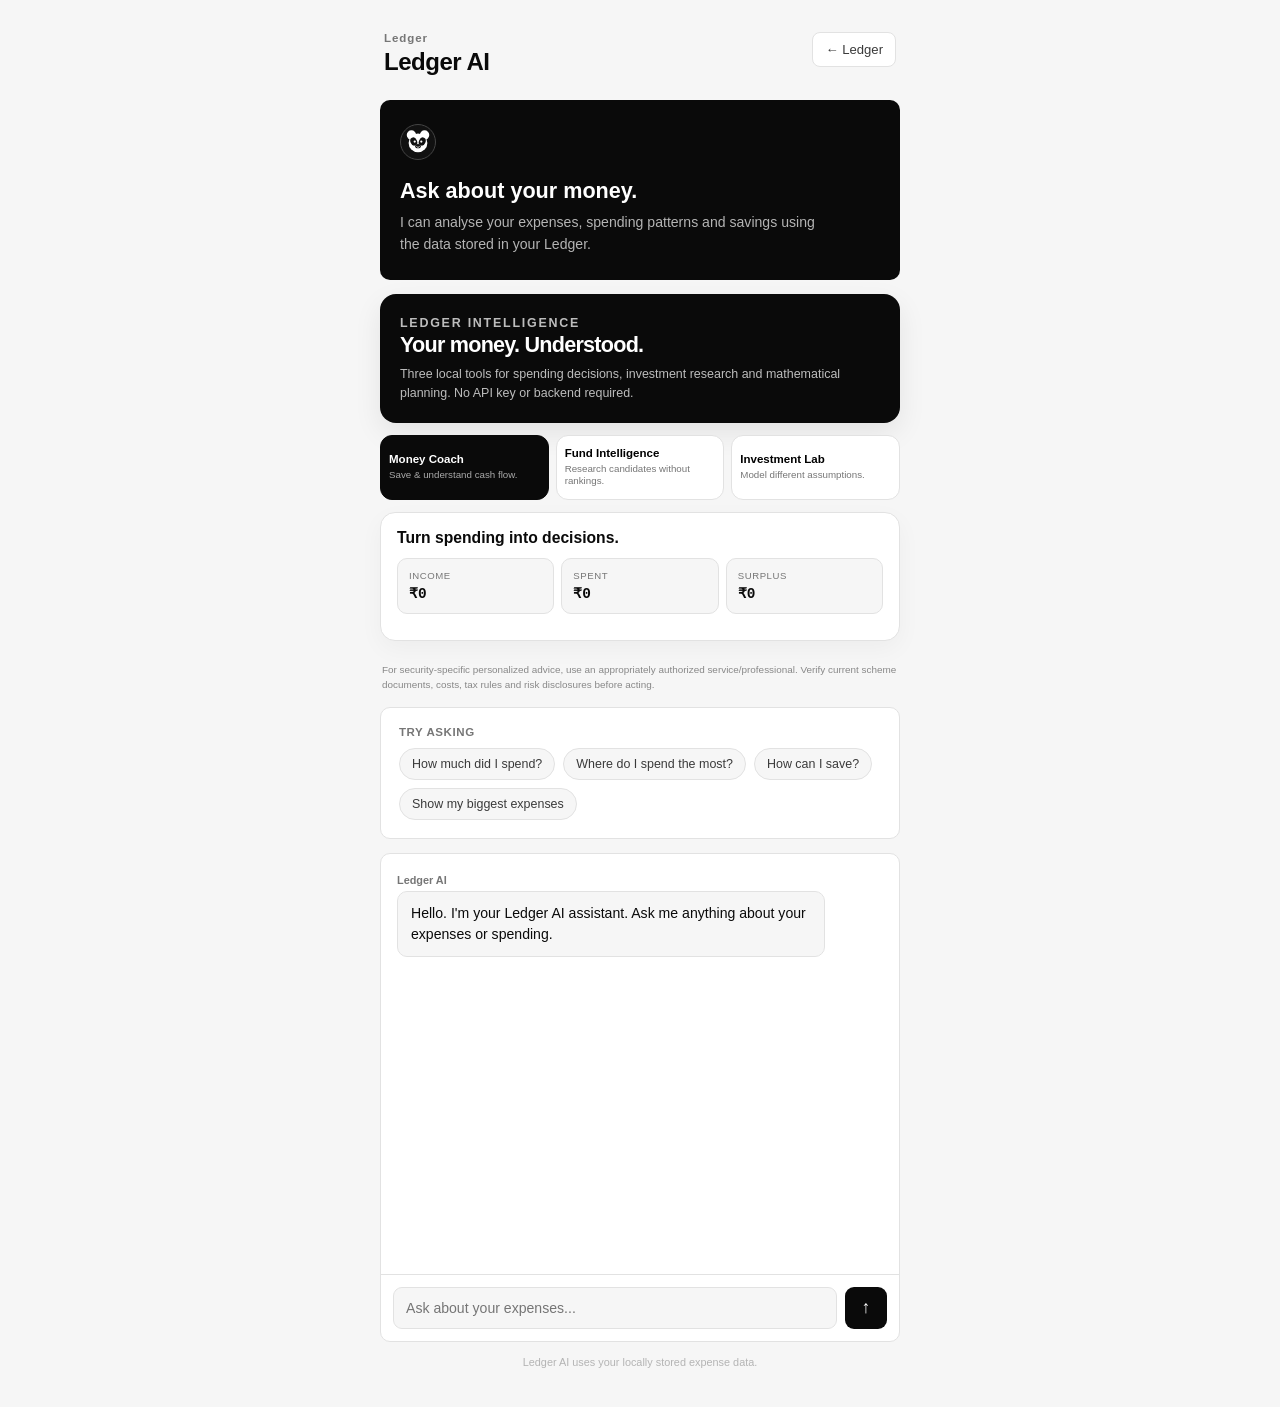
<file: ai.html>
<!DOCTYPE html>
<html lang="en">
<head>
  <meta charset="UTF-8">
  <meta name="viewport" content="width=device-width, initial-scale=1.0">

  <title>Ledger AI</title>

  <link rel="stylesheet" href="ai.css">
</head>

<body>

  <div class="ai-app">

    <!-- Header -->
    <header class="ai-header">

      <div>
        <p class="ai-wordmark">Ledger</p>
        <h1>Ledger AI</h1>
      </div>

      <a href="index.html" class="back-btn">
        ← Ledger
      </a>

    </header>


    <!-- Introduction -->
    <section class="ai-intro">

      <div class="ai-icon ai-panda" aria-label="Ledger AI panda">
        <svg viewBox="0 0 64 64" role="img" aria-hidden="true">
          <circle cx="18" cy="17" r="10" fill="#fff"/>
          <circle cx="46" cy="17" r="10" fill="#fff"/>
          <circle cx="32" cy="34" r="20" fill="#fff"/>
          <ellipse cx="23" cy="31" rx="7" ry="9" fill="#111" transform="rotate(-25 23 31)"/>
          <ellipse cx="41" cy="31" rx="7" ry="9" fill="#111" transform="rotate(25 41 31)"/>
          <circle cx="25" cy="31" r="2.4" fill="#fff"/>
          <circle cx="39" cy="31" r="2.4" fill="#fff"/>
          <ellipse cx="32" cy="41" rx="6" ry="4.5" fill="#111"/>
          <path d="M29 42 Q32 46 35 42" fill="none" stroke="#fff" stroke-width="1.7" stroke-linecap="round"/>
        </svg>
      </div>

      <h2>Ask about your money.</h2>

      <p>
        I can analyse your expenses, spending patterns and savings
        using the data stored in your Ledger.
      </p>

    </section>


    <!-- Quick Questions -->
    <section class="quick-section">

      <p class="quick-label">Try asking</p>

      <div class="quick-buttons">

        <button class="quick-btn" data-question="How much have I spent this month?">
          How much did I spend?
        </button>

        <button class="quick-btn" data-question="What is my biggest spending category?">
          Where do I spend the most?
        </button>

        <button class="quick-btn" data-question="How can I save money?">
          How can I save?
        </button>

        <button class="quick-btn" data-question="Show me my biggest expenses.">
          Show my biggest expenses
        </button>

      </div>

    </section>


    <!-- Chat -->
    <main class="chat-container">

      <div
        id="chatMessages"
        class="chat-messages"
        aria-live="polite"
      >

        <!-- Initial assistant message -->
        <div class="message assistant-message">

          <div class="message-label">
            Ledger AI
          </div>

          <div class="message-bubble">
            Hello. I'm your Ledger AI assistant.
            Ask me anything about your expenses or spending.
          </div>

        </div>

      </div>


      <!-- Input -->
      <form id="chatForm" class="chat-input-area">

        <input
          type="text"
          id="chatInput"
          placeholder="Ask about your expenses..."
          autocomplete="off"
          required
        >

        <button
          type="submit"
          class="send-btn"
          aria-label="Send message"
        >
          ↑
        </button>

      </form>

    </main>


    <!-- Disclaimer -->
    <footer class="ai-footer">

      <span>
        Ledger AI uses your locally stored expense data.
      </span>

    </footer>

  </div>


  <script src="ai.js"></script>

</body>
  </html>
</file>
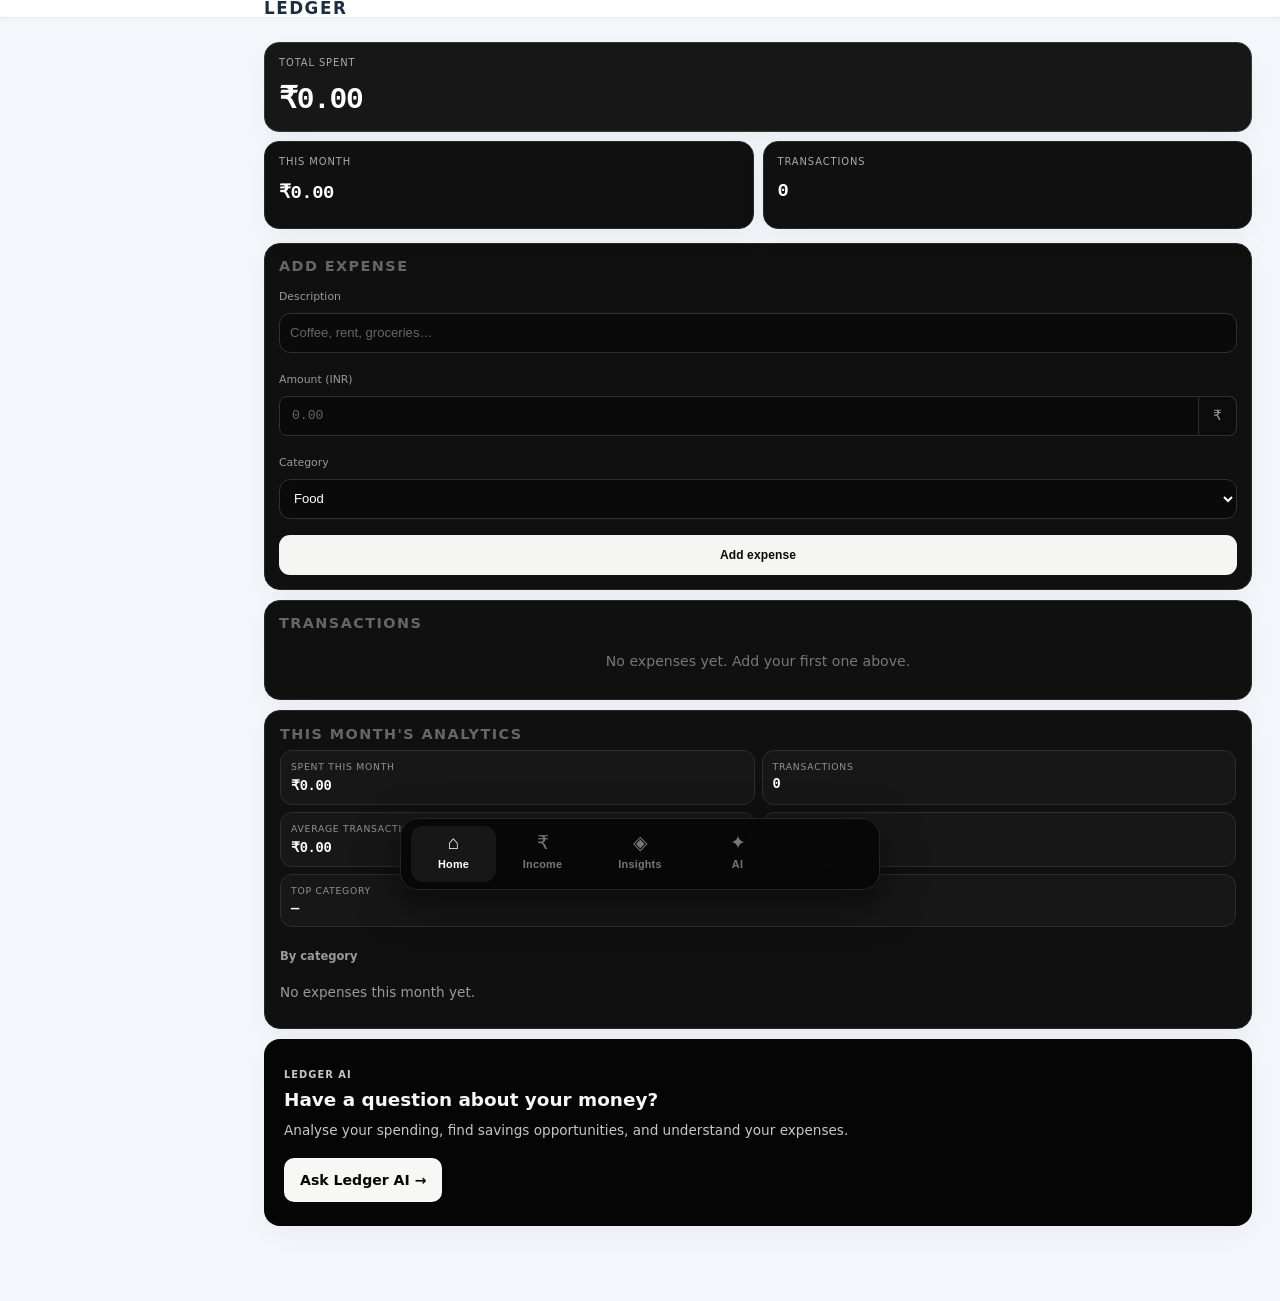
<file: index-5.html>
<!DOCTYPE html>
<html lang="en">
<head>
  <meta charset="UTF-8">
  <meta name="viewport" content="width=device-width, initial-scale=1.0, viewport-fit=cover">
  <title>Ledger 2.0 — Expense Tracker</title>
  <link rel="stylesheet" href="style.css">
</head>
<body>

  <div class="app">
  <!-- Money Impact notification -->
<div id="moneyImpact" class="money-impact" aria-live="polite">
  <span class="money-impact-label">MONEY IMPACT</span>
  <strong id="moneyImpactTitle"></strong>
  <span id="moneyImpactText"></span>
</div>
    <header class="app-header">
      <p class="wordmark">Ledger</p>
      <h1 class="tagline">Track what you spend, intelligently.</h1>
    </header>

          <div id="homePage" class="page-section">

   <section class="dashboard" aria-live="polite">
      <div class="dash-card dash-card--primary">
        <span class="dash-label">Total spent</span>
        <span class="dash-value" id="totalValue">₹0.00</span>
      </div>
      <div class="dash-card">
        <span class="dash-label">This month</span>
        <span class="dash-value" id="dashMonthValue">₹0.00</span>
      </div>
      <div class="dash-card">
        <span class="dash-label">Transactions</span>
        <span class="dash-value" id="countValue">0</span>
      </div>
    </section>

    <section class="entry" aria-labelledby="entry-heading">
      <h2 id="entry-heading" class="section-heading">Add expense</h2>
      <form id="expenseForm" class="entry-form">
        <div class="field">
          <label for="description">Description</label>
          <input type="text" id="description" placeholder="Coffee, rent, groceries…" required>
        </div>
        <div class="field">
          <label for="amount">Amount (INR)</label>
          <div class="amount-input">
            <span class="currency-prefix" aria-hidden="true">₹</span>
            <input type="number" id="amount" placeholder="0.00" step="0.01" min="0.01" required>
          </div>
        </div>
        <div class="field">
          <label for="category">Category</label>
          <select id="category">
            <option value="Food">Food</option>
            <option value="Groceries">Groceries</option>
            <option value="Fuel">Fuel</option>
            <option value="Bills">Bills</option>
            <option value="Transport">Transport</option>
            <option value="Housing">Housing</option>
            <option value="Leisure">Leisure</option>
            <option value="Other">Other</option>
          </select>
        </div>
        <button type="submit" class="add-btn">Add expense</button>
      </form>
    </section>

    <section class="ledger" aria-labelledby="ledger-heading">
      <h2 id="ledger-heading" class="section-heading">Transactions</h2>
      <ol id="expenseList" class="expense-list"></ol>
      <p id="emptyState" class="empty-state">No expenses yet. Add your first one above.</p>
    </section>

    <section class="analytics" aria-labelledby="analytics-heading">
      <h2 id="analytics-heading" class="section-heading">This month's analytics</h2>

      <div class="stats-grid">
        <div class="stat-block">
          <span class="stat-label">Spent this month</span>
          <span class="stat-value" id="monthTotal">₹0.00</span>
        </div>
        <div class="stat-block">
          <span class="stat-label">Transactions</span>
          <span class="stat-value" id="monthCount">0</span>
        </div>
        <div class="stat-block">
          <span class="stat-label">Average transaction</span>
          <span class="stat-value" id="monthAverage">₹0.00</span>
        </div>
        <div class="stat-block">
          <span class="stat-label">Largest expense</span>
          <span class="stat-value" id="monthLargest">₹0.00</span>
        </div>
        <div class="stat-block stat-block--wide">
          <span class="stat-label">Top category</span>
          <span class="stat-value" id="monthTopCategory">—</span>
        </div>
      </div>

      <h3 class="breakdown-title">By category</h3>
      <div id="categoryChart" class="category-chart"></div>
    </section>
    <section class="ai-card" aria-labelledby="ai-heading">

  <div class="ai-card-content">
    <span class="ai-card-label">LEDGER AI</span>

    <h2 id="ai-heading">Have a question about your money?</h2>

    <p>
      Analyse your spending, find savings opportunities,
      and understand your expenses.
    </p>
  </div>

  <a href="ai.html" class="ai-card-btn">
    Ask Ledger AI →
  </a>

    </section>
          </div>        
    <section id="incomePage" class="page-section" hidden>
      <div class="money-analysis" id="moneyAnalysis">

  <span class="analysis-label">LEDGER INTELLIGENCE</span>

  <h3>Income vs Spending</h3>

  <div class="analysis-numbers">
    <div>
      <small>Income</small>
      <strong id="analysisIncome">₹0</strong>
    </div>

    <div>
      <small>Expenses</small>
      <strong id="analysisExpense">₹0</strong>
    </div>

    <div>
      <small>Available</small>
      <strong id="analysisAvailable">₹0</strong>
    </div>
  </div>

  <div class="analysis-result" id="analysisResult">
    Add your income and expenses to see your financial position.
  </div>

      </div>

  <header class="page-header">
    <span class="page-label">LEDGER INCOME</span>
    <h2>Track what comes in.</h2>
    <p>Keep your income organized and see what you have available.</p>
  </header>

  <div class="income-total-card">
    <span>Total income</span>
    <strong id="incomeTotal">₹0.00</strong>
  </div>

  <form id="incomeForm" class="income-form">

    <div class="field">
      <label for="incomeSource">Income source</label>
      <input
        type="text"
        id="incomeSource"
        placeholder="Salary, freelance, business…"
        required
      >
    </div>

    <div class="field">
      <label for="incomeAmount">Amount (INR)</label>
      <div class="amount-input">
        <span class="currency-prefix">₹</span>
        <input
          type="number"
          id="incomeAmount"
          placeholder="0.00"
          step="0.01"
          min="0.01"
          required
        >
      </div>
    </div>

    <button type="submit" class="add-btn">
      Add income
    </button>

  </form>

  <div class="income-list-section">
    <h3 class="breakdown-title">Income sources</h3>
    <div id="incomeList" class="income-list"></div>
  </div>

    </section>
    <!-- ==========================================================
         INSIGHTS = INVESTMENT PLANNER
         Numbers are filled in by script.js (INVESTMENT PLANNER block).
         ========================================================== -->
    <section id="insightsPage" class="page-section" hidden>

      <header class="page-header">
        <span class="page-label">INVESTMENT PLANNER</span>
        <h2>Turn your monthly surplus into a plan.</h2>
        <p>Build an educational investment plan based on your income, expenses, goals and risk preferences.</p>
      </header>

      <!-- 1. Financial snapshot -->
      <section class="planner-card" aria-labelledby="pl-h-snapshot">
        <h3 id="pl-h-snapshot" class="planner-title"><span class="planner-step">01</span>Financial snapshot</h3>
        <div class="stats-grid">
          <div class="stat-block">
            <span class="stat-label">Monthly income</span>
            <span class="stat-value" id="plIncome">₹0</span>
          </div>
          <div class="stat-block">
            <span class="stat-label">Monthly expenses</span>
            <span class="stat-value" id="plExpenses">₹0</span>
          </div>
          <div class="stat-block">
            <span class="stat-label">Monthly surplus</span>
            <span class="stat-value" id="plSurplus">₹0</span>
          </div>
          <div class="stat-block stat-block--dark">
            <span class="stat-label">Available to invest</span>
            <span class="stat-value" id="plAvailable">₹0</span>
          </div>
        </div>
        <p class="planner-note" id="plSnapshotNote"></p>
      </section>

      <!-- 2. Investment amount -->
      <section class="planner-card" aria-labelledby="pl-h-amount">
        <h3 id="pl-h-amount" class="planner-title"><span class="planner-step">02</span>Investment amount</h3>
        <p class="planner-question">How much of your monthly surplus do you want to invest?</p>
        <div class="opt-row opt-row--5" role="group" aria-label="Share of monthly surplus">
          <button type="button" class="opt" data-group="percent" data-value="20">20%</button>
          <button type="button" class="opt" data-group="percent" data-value="40">40%</button>
          <button type="button" class="opt" data-group="percent" data-value="60">60%</button>
          <button type="button" class="opt" data-group="percent" data-value="80">80%</button>
          <button type="button" class="opt opt--wide" data-group="percent" data-value="custom">Custom amount</button>
        </div>
        <div class="field" id="plCustomAmountWrap" hidden>
          <label for="plCustomAmount">Custom monthly amount (INR)</label>
          <div class="amount-input">
            <span class="currency-prefix" aria-hidden="true">₹</span>
            <input type="number" id="plCustomAmount" min="0" step="100" inputmode="decimal" placeholder="0">
          </div>
        </div>
        <div class="planner-result">
          <span class="stat-label">Monthly investment</span>
          <strong id="plAmount">₹0</strong>
        </div>
        <p class="planner-note" id="plAmountNote"></p>
      </section>

      <!-- 3. Goal -->
      <section class="planner-card" aria-labelledby="pl-h-goal">
        <h3 id="pl-h-goal" class="planner-title"><span class="planner-step">03</span>Investment goal</h3>
        <div class="opt-row opt-row--2" role="group" aria-label="Investment goal">
          <button type="button" class="opt opt--card" data-group="goal" data-value="emergency"><span class="opt-title">Emergency Fund</span></button>
          <button type="button" class="opt opt--card" data-group="goal" data-value="education"><span class="opt-title">Education</span></button>
          <button type="button" class="opt opt--card" data-group="goal" data-value="house"><span class="opt-title">House / Car</span></button>
          <button type="button" class="opt opt--card" data-group="goal" data-value="wealth"><span class="opt-title">Wealth Creation</span></button>
          <button type="button" class="opt opt--card" data-group="goal" data-value="retirement"><span class="opt-title">Retirement</span></button>
          <button type="button" class="opt opt--card" data-group="goal" data-value="custom"><span class="opt-title">Custom Goal</span></button>
        </div>
        <div class="field" id="plGoalNameWrap" hidden>
          <label for="plGoalName">Name your goal</label>
          <input type="text" id="plGoalName" maxlength="40" placeholder="Wedding, travel, business…">
        </div>
      </section>

      <!-- 4. Time horizon -->
      <section class="planner-card" aria-labelledby="pl-h-horizon">
        <h3 id="pl-h-horizon" class="planner-title"><span class="planner-step">04</span>Time horizon</h3>
        <div class="opt-row opt-row--2" role="group" aria-label="Time horizon">
          <button type="button" class="opt" data-group="horizon" data-value="lt3">Less than 3 years</button>
          <button type="button" class="opt" data-group="horizon" data-value="3to5">3–5 years</button>
          <button type="button" class="opt" data-group="horizon" data-value="5to10">5–10 years</button>
          <button type="button" class="opt" data-group="horizon" data-value="10plus">10+ years</button>
        </div>
      </section>

      <!-- 5. Risk profile -->
      <section class="planner-card" aria-labelledby="pl-h-risk">
        <h3 id="pl-h-risk" class="planner-title"><span class="planner-step">05</span>Risk profile</h3>
        <div class="opt-row opt-row--1" role="group" aria-label="Risk profile">
          <button type="button" class="opt opt--card" data-group="risk" data-value="conservative">
            <span class="opt-title">Conservative</span>
            <span class="opt-desc">Prioritises lower volatility and capital preservation.</span>
          </button>
          <button type="button" class="opt opt--card" data-group="risk" data-value="moderate">
            <span class="opt-title">Moderate</span>
            <span class="opt-desc">Balances growth potential with risk management.</span>
          </button>
          <button type="button" class="opt opt--card" data-group="risk" data-value="growth">
            <span class="opt-title">Growth</span>
            <span class="opt-desc">Accepts higher volatility for greater long-term growth potential.</span>
          </button>
          <button type="button" class="opt opt--card" data-group="risk" data-value="aggressive">
            <span class="opt-title">Aggressive</span>
            <span class="opt-desc">Accepts substantial market volatility for higher long-term growth potential.</span>
          </button>
        </div>
      </section>

      <!-- 6. Emergency fund -->
      <section class="planner-card" aria-labelledby="pl-h-reserve">
        <h3 id="pl-h-reserve" class="planner-title"><span class="planner-step">06</span>Emergency fund</h3>
        <p class="planner-question">How many months of expenses should your reserve cover?</p>
        <div class="opt-row opt-row--3" role="group" aria-label="Emergency reserve months">
          <button type="button" class="opt" data-group="reserve" data-value="3">3 months</button>
          <button type="button" class="opt" data-group="reserve" data-value="6">6 months</button>
          <button type="button" class="opt" data-group="reserve" data-value="9">9 months</button>
        </div>
        <div class="field">
          <label for="plReserveSaved">Emergency savings you already have (INR)</label>
          <div class="amount-input">
            <span class="currency-prefix" aria-hidden="true">₹</span>
            <input type="number" id="plReserveSaved" min="0" step="1000" inputmode="decimal" placeholder="0">
          </div>
        </div>
        <div class="planner-result">
          <span class="stat-label">Emergency fund target</span>
          <strong id="plReserveTarget">₹0</strong>
        </div>
        <div class="progress" aria-hidden="true"><span id="plReserveBar" class="progress-fill"></span></div>
        <p class="planner-note" id="plReserveNote"></p>
      </section>

      <!-- 7. Allocation -->
      <section class="planner-card" aria-labelledby="pl-h-alloc">
        <h3 id="pl-h-alloc" class="planner-title"><span class="planner-step">07</span>Your illustrative allocation</h3>
        <div id="plAllocation" class="alloc-list"></div>
        <p class="planner-note" id="plAllocationNote"></p>
      </section>

      <!-- 8. Projection -->
      <section class="planner-card" aria-labelledby="pl-h-proj">
        <h3 id="pl-h-proj" class="planner-title"><span class="planner-step">08</span>Projected value</h3>
        <p class="planner-question">Illustrative projection — not a guaranteed return.</p>

        <div class="proj-inputs">
          <div class="field">
            <label for="plProjMonthly">Monthly investment</label>
            <div class="amount-input">
              <span class="currency-prefix" aria-hidden="true">₹</span>
              <input type="number" id="plProjMonthly" min="0" step="100" inputmode="decimal" placeholder="0">
            </div>
          </div>
          <div class="field">
            <label for="plProjYears">Years</label>
            <input type="number" id="plProjYears" min="1" max="50" step="1" inputmode="numeric" placeholder="10">
          </div>
        </div>

        <p class="planner-label">Illustrative annual return assumptions (% p.a.)</p>
        <div class="rate-inputs">
          <div class="field"><label for="plRateLower">Lower</label><input type="number" id="plRateLower" min="0" max="30" step="0.1" inputmode="decimal"></div>
          <div class="field"><label for="plRateBase">Base</label><input type="number" id="plRateBase" min="0" max="30" step="0.1" inputmode="decimal"></div>
          <div class="field"><label for="plRateHigher">Higher</label><input type="number" id="plRateHigher" min="0" max="30" step="0.1" inputmode="decimal"></div>
        </div>
        <p class="planner-note">Suggested assumptions are worked out from your allocation using hypothetical per-asset rates. They are not forecasts, and you can edit them.</p>
        <button type="button" class="ghost-btn" id="plResetProjection">Reset to plan</button>

        <div id="plProjection" class="proj-list"></div>

        <p class="planner-disclaimer">Ledger provides educational calculations and illustrative scenarios, not personalised financial advice. Investments involve market risk and past performance does not guarantee future results.</p>
      </section>

      <!-- 9/10. Market & fund research -->
      <section class="planner-card" aria-labelledby="pl-h-research">
        <h3 id="pl-h-research" class="planner-title"><span class="planner-step">09</span>Market &amp; fund research</h3>
        <p class="data-banner" id="fundBanner">Loading…</p>

        <div class="filters">
          <div class="field filters-search">
            <label for="fundSearch">Search</label>
            <input type="search" id="fundSearch" placeholder="Name or benchmark" autocomplete="off">
          </div>
          <div class="field">
            <label for="fundCategory">Category</label>
            <select id="fundCategory">
              <option value="all">All categories</option>
              <option value="Mutual Funds">Mutual Funds</option>
              <option value="Index Funds">Index Funds</option>
              <option value="Debt Funds">Debt Funds</option>
              <option value="Gold">Gold</option>
              <option value="Stocks">Stocks</option>
            </select>
          </div>
          <div class="field">
            <label for="fundRisk">Risk</label>
            <select id="fundRisk">
              <option value="all">All risk levels</option>
              <option value="Low">Low</option>
              <option value="Moderate">Moderate</option>
              <option value="High">High</option>
              <option value="Very High">Very high</option>
            </select>
          </div>
          <div class="field">
            <label for="fundPeriod">Time period</label>
            <select id="fundPeriod">
              <option value="r1">1 year</option>
              <option value="r3" selected>3 years</option>
              <option value="r5">5 years</option>
            </select>
          </div>
        </div>

        <p class="planner-note" id="fundCount"></p>
        <div id="fundList" class="fund-list"></div>
        <p class="planner-disclaimer">Listed alphabetically for comparison — this is not a ranking or a recommendation. Historical returns do not indicate future results.</p>
      </section>

      <!-- 11. Financial insight -->
      <section class="planner-card planner-card--dark" aria-labelledby="pl-h-insight">
        <h3 id="pl-h-insight" class="planner-title"><span class="planner-step">10</span>Financial insight</h3>
        <ul id="plInsights" class="insight-list"></ul>
      </section>

      <p class="planner-disclaimer planner-disclaimer--page">Educational planning tool. Market investments carry risk and actual returns may vary.</p>

    </section>

    <nav class="bottom-nav" aria-label="Main navigation">

  <button class="nav-btn active" data-page="home">
    <span>⌂</span>
    <small>Home</small>
  </button>

  <button class="nav-btn" data-page="income">
    <span>₹</span>
    <small>Income</small>
  </button>

  <button class="nav-btn" data-page="insights">
    <span>◈</span>
    <small>Insights</small>
  </button>

  <button class="nav-btn" data-page="ai">
    <span>✦</span>
    <small>AI</small>
  </button>

      </nav>
      
    <footer class="app-footer">
      <button id="clearBtn" class="clear-btn" type="button">Clear all</button>
      <span class="version-tag">Ledger 2.0</span>
    </footer>

  </div>

  <script src="script.js"></script>
</body>
</html>
</file>
<file: ai.css>
:root {
  --black: #0a0a0a;
  --white: #ffffff;
  --grey-900: #171717;
  --grey-700: #3a3a3a;
  --grey-500: #767676;
  --grey-300: #b4b4b4;
  --grey-150: #e2e2e2;
  --grey-100: #ececec;
  --grey-050: #f6f6f6;

  --sans: -apple-system, BlinkMacSystemFont, "Segoe UI",
    Roboto, Helvetica, Arial, sans-serif;

  --mono: "SF Mono", "JetBrains Mono", "IBM Plex Mono",
    Menlo, Consolas, monospace;

  --radius: 10px;
}

* {
  box-sizing: border-box;
}

body {
  margin: 0;
  min-height: 100vh;
  background: var(--grey-050);
  color: var(--black);
  font-family: var(--sans);
  -webkit-font-smoothing: antialiased;

  display: flex;
  justify-content: center;

  padding: 24px 16px 40px;
}

.ai-app {
  width: 100%;
  max-width: 520px;
}

/* Header */

.ai-header {
  display: flex;
  justify-content: space-between;
  align-items: flex-start;

  padding: 8px 4px 24px;
}

.ai-wordmark {
  margin: 0 0 4px;

  font-size: 0.72rem;
  font-weight: 600;
  letter-spacing: 0.08em;

  color: var(--grey-500);
}

.ai-header h1 {
  margin: 0;

  font-size: 1.5rem;
  font-weight: 600;
  letter-spacing: -0.02em;
}

.back-btn {
  text-decoration: none;

  color: var(--grey-700);
  background: var(--white);

  border: 1px solid var(--grey-150);
  border-radius: 8px;

  padding: 9px 12px;

  font-size: 0.82rem;
  font-weight: 500;
}

.back-btn:hover {
  border-color: var(--black);
  color: var(--black);
}

/* Introduction */

.ai-intro {
  background: var(--black);
  color: var(--white);

  border-radius: var(--radius);

  padding: 24px 20px;

  margin-bottom: 14px;
}

.ai-icon {
  width: 36px;
  height: 36px;

  display: flex;
  align-items: center;
  justify-content: center;

  border: 1px solid #444;
  border-radius: 50%;

  margin-bottom: 18px;

  font-size: 1rem;
}

.ai-intro h2 {
  margin: 0 0 8px;

  font-size: 1.35rem;
  font-weight: 600;
}

.ai-intro p {
  margin: 0;

  max-width: 430px;

  color: var(--grey-300);

  font-size: 0.88rem;
  line-height: 1.55;
}

/* Quick questions */

.quick-section {
  background: var(--white);

  border: 1px solid var(--grey-150);
  border-radius: var(--radius);

  padding: 18px;

  margin-bottom: 14px;
}

.quick-label {
  margin: 0 0 10px;

  font-size: 0.72rem;
  font-weight: 600;

  color: var(--grey-500);
  text-transform: uppercase;
  letter-spacing: 0.05em;
}

.quick-buttons {
  display: flex;
  flex-wrap: wrap;
  gap: 8px;
}

.quick-btn {
  border: 1px solid var(--grey-150);

  background: var(--grey-050);
  color: var(--grey-700);

  border-radius: 20px;

  padding: 8px 12px;

  font-family: var(--sans);
  font-size: 0.78rem;

  cursor: pointer;

  transition:
    background 0.15s ease,
    color 0.15s ease,
    border-color 0.15s ease;
}

.quick-btn:hover {
  background: var(--black);
  border-color: var(--black);
  color: var(--white);
}

/* Chat */

.chat-container {
  background: var(--white);

  border: 1px solid var(--grey-150);
  border-radius: var(--radius);

  overflow: hidden;
}

.chat-messages {
  min-height: 420px;
  max-height: 520px;

  overflow-y: auto;

  padding: 20px 16px;

  display: flex;
  flex-direction: column;
  gap: 18px;
}

/* Messages */

.message {
  display: flex;
  flex-direction: column;

  max-width: 88%;
}

.assistant-message {
  align-self: flex-start;
}

.user-message {
  align-self: flex-end;
  align-items: flex-end;
}

.message-label {
  margin-bottom: 5px;

  font-size: 0.68rem;
  font-weight: 600;

  color: var(--grey-500);
}

.message-bubble {
  padding: 11px 13px;

  border-radius: 10px;

  font-size: 0.88rem;
  line-height: 1.5;
}

.assistant-message .message-bubble {
  background: var(--grey-050);
  border: 1px solid var(--grey-150);
  color: var(--black);
}

.user-message .message-bubble {
  background: var(--black);
  color: var(--white);
}

/* Input */

.chat-input-area {
  display: flex;
  gap: 8px;

  padding: 12px;

  border-top: 1px solid var(--grey-150);
}

#chatInput {
  flex: 1;

  min-width: 0;

  border: 1px solid var(--grey-150);
  border-radius: 9px;

  background: var(--grey-050);

  padding: 11px 12px;

  font-family: var(--sans);
  font-size: 0.88rem;

  color: var(--black);
}

#chatInput:focus {
  outline: none;

  border-color: var(--black);
  background: var(--white);
}

.send-btn {
  width: 42px;
  height: 42px;

  flex-shrink: 0;

  border: none;
  border-radius: 9px;

  background: var(--black);
  color: var(--white);

  font-size: 1.1rem;
  font-weight: 600;

  cursor: pointer;

  transition: opacity 0.15s ease;
}

.send-btn:hover {
  opacity: 0.85;
}

/* Footer */

.ai-footer {
  padding: 14px 4px 0;

  text-align: center;

  font-size: 0.68rem;
  color: var(--grey-300);
}

/* Mobile */

@media (max-width: 420px) {
  body {
    padding: 18px 10px 30px;
  }

  .ai-header {
    padding-bottom: 18px;
  }

  .ai-intro {
    padding: 20px 17px;
  }

  .chat-messages {
    min-height: 400px;
  }

  .message {
    max-width: 92%;
  }
  }


/* Ledger AI panda logo */
.ai-panda { background:#111; border-color:#444; overflow:hidden; }
.ai-panda svg { width:30px; height:30px; display:block; }
</file>
<file: style.css>
:root {
  --black: #0a0a0a;
  --white: #ffffff;
  --grey-900: #171717;
  --grey-700: #3a3a3a;
  --grey-500: #767676;
  --grey-300: #b4b4b4;
  --grey-150: #e2e2e2;
  --grey-100: #ececec;
  --grey-050: #f6f6f6;

  --sans: -apple-system, BlinkMacSystemFont, 'Segoe UI', Roboto, Helvetica, Arial, sans-serif;
  --mono: 'SF Mono', 'JetBrains Mono', 'IBM Plex Mono', Menlo, Consolas, monospace;

  --radius: 10px;

  /* used by the Income vs Spending card */
  --border: var(--grey-150);
  --card: var(--white);
}

* {
  box-sizing: border-box;
}

body {
  margin: 0;
  min-height: 100vh;
  background: var(--grey-050);
  color: var(--black);
  font-family: var(--sans);
  -webkit-font-smoothing: antialiased;
  display: flex;
  justify-content: center;
  padding: 40px 16px 120px;
}

.app {
  width: 100%;
  max-width: 480px;
}

/* Header */

.app-header {
  padding: 8px 4px 28px;
}

.wordmark {
  margin: 0 0 6px;
  font-size: 0.8rem;
  font-weight: 600;
  letter-spacing: 0.08em;
  color: var(--grey-500);
}

.tagline {
  margin: 0;
  font-size: 1.5rem;
  font-weight: 600;
  letter-spacing: -0.01em;
  line-height: 1.25;
  color: var(--black);
}

/* Dashboard */

.dashboard {
  display: grid;
  grid-template-columns: 1fr 1fr;
  gap: 10px;
  margin-bottom: 28px;
}

.dash-card {
  grid-column: span 1;
  background: var(--white);
  border: 1px solid var(--grey-150);
  border-radius: var(--radius);
  padding: 16px 18px;
  display: flex;
  flex-direction: column;
  gap: 8px;
}

.dash-card--primary {
  grid-column: 1 / -1;
  background: var(--black);
  border-color: var(--black);
}

.dash-card--primary .dash-label {
  color: var(--grey-300);
}

.dash-card--primary .dash-value {
  color: var(--white);
  font-size: 2rem;
}

.dash-label {
  font-size: 0.72rem;
  color: var(--grey-500);
}

.dash-value {
  font-family: var(--mono);
  font-variant-numeric: tabular-nums;
  font-size: 1.3rem;
  font-weight: 600;
  letter-spacing: -0.02em;
}

/* Section headings, shared */

.section-heading {
  margin: 0 0 14px;
  font-size: 0.95rem;
  font-weight: 600;
  color: var(--black);
}

.entry,
.ledger,
.analytics {
  background: var(--white);
  border: 1px solid var(--grey-150);
  border-radius: var(--radius);
  padding: 20px 18px;
  margin-bottom: 14px;
}

/* Entry form */

.entry-form {
  display: flex;
  flex-direction: column;
  gap: 14px;
}

.field {
  display: flex;
  flex-direction: column;
  gap: 6px;
}

label {
  font-size: 0.78rem;
  color: var(--grey-500);
}

input,
select {
  font-family: var(--sans);
  font-size: 0.95rem;
  padding: 11px 12px;
  border: 1px solid var(--grey-150);
  border-radius: 8px;
  background: var(--grey-050);
  color: var(--black);
  width: 100%;
}

.amount-input {
  position: relative;
  display: flex;
  align-items: center;
}

.currency-prefix {
  position: absolute;
  left: 12px;
  color: var(--grey-500);
  font-family: var(--mono);
  font-size: 0.95rem;
  pointer-events: none;
}

.amount-input input {
  padding-left: 28px;
  font-family: var(--mono);
  font-variant-numeric: tabular-nums;
}

input:focus,
select:focus,
button:focus-visible {
  outline: none;
  border-color: var(--black);
  background: var(--white);
}

.add-btn {
  margin-top: 4px;
  padding: 13px;
  border: none;
  border-radius: 8px;
  background: var(--black);
  color: var(--white);
  font-family: var(--sans);
  font-size: 0.95rem;
  font-weight: 600;
  cursor: pointer;
  transition: opacity 0.15s ease;
}

.add-btn:hover {
  opacity: 0.85;
}

.add-btn:active {
  opacity: 0.7;
}

/* Transaction list */

.expense-list {
  list-style: none;
  margin: 0;
  padding: 0;
}

.expense-row {
  display: flex;
  align-items: center;
  justify-content: space-between;
  gap: 12px;
  padding: 13px 0;
  border-bottom: 1px solid var(--grey-100);
}

.expense-row:last-child {
  border-bottom: none;
}

.expense-info {
  display: flex;
  flex-direction: column;
  gap: 3px;
  min-width: 0;
}

.expense-desc {
  font-size: 0.95rem;
  font-weight: 500;
  color: var(--black);
  overflow-wrap: break-word;
}

.expense-meta {
  font-size: 0.75rem;
  color: var(--grey-500);
  display: flex;
  gap: 6px;
  align-items: center;
}

.expense-meta .dot {
  color: var(--grey-300);
}

.expense-side {
  display: flex;
  align-items: center;
  gap: 10px;
  flex-shrink: 0;
}

.expense-amount {
  font-family: var(--mono);
  font-variant-numeric: tabular-nums;
  font-size: 0.95rem;
  font-weight: 600;
  color: var(--black);
}

.remove-btn {
  border: 1px solid var(--grey-150);
  background: var(--white);
  color: var(--grey-500);
  font-size: 0.9rem;
  width: 28px;
  height: 28px;
  border-radius: 50%;
  cursor: pointer;
  line-height: 1;
  display: flex;
  align-items: center;
  justify-content: center;
  transition: border-color 0.15s ease, color 0.15s ease;
}

.remove-btn:hover {
  border-color: var(--black);
  color: var(--black);
}

.empty-state {
  color: var(--grey-500);
  font-size: 0.88rem;
  padding: 8px 0 2px;
  text-align: center;
}

/* Analytics */

.stats-grid {
  display: grid;
  grid-template-columns: 1fr 1fr;
  gap: 10px;
  margin-bottom: 22px;
}

.stat-block {
  display: flex;
  flex-direction: column;
  gap: 5px;
  padding: 14px 14px;
  background: var(--grey-050);
  border: 1px solid var(--grey-150);
  border-radius: 8px;
}

.stat-block--wide {
  grid-column: 1 / -1;
}

.stat-label {
  font-size: 0.72rem;
  color: var(--grey-500);
}

.stat-value {
  font-family: var(--mono);
  font-variant-numeric: tabular-nums;
  font-size: 1.1rem;
  font-weight: 600;
  color: var(--black);
}

.breakdown-title {
  margin: 0 0 12px;
  font-size: 0.82rem;
  font-weight: 600;
  color: var(--grey-500);
}

.category-chart {
  display: flex;
  flex-direction: column;
  gap: 12px;
}

.category-row {
  display: grid;
  grid-template-columns: 84px 1fr 68px;
  align-items: center;
  gap: 10px;
  font-size: 0.85rem;
}

.category-name {
  color: var(--black);
  font-weight: 500;
  overflow: hidden;
  text-overflow: ellipsis;
  white-space: nowrap;
}

.category-bar-track {
  height: 8px;
  background: var(--grey-100);
  border-radius: 4px;
  overflow: hidden;
}

.category-bar-fill {
  height: 100%;
  background: var(--black);
  border-radius: 4px;
}

.category-amount {
  font-family: var(--mono);
  font-variant-numeric: tabular-nums;
  text-align: right;
  color: var(--grey-700);
}

.chart-empty {
  color: var(--grey-500);
  font-size: 0.85rem;
}

/* Footer */

.app-footer {
  display: flex;
  align-items: center;
  justify-content: space-between;
  padding: 10px 4px 0;
}

.clear-btn {
  border: 1px solid var(--grey-150);
  background: var(--white);
  color: var(--grey-500);
  font-family: var(--sans);
  font-size: 0.82rem;
  padding: 9px 16px;
  border-radius: 8px;
  cursor: pointer;
  transition: border-color 0.15s ease, color 0.15s ease;
}

.clear-btn:hover {
  border-color: var(--black);
  color: var(--black);
}

.version-tag {
  font-size: 0.72rem;
  color: var(--grey-300);
}

/* Responsive */

@media (max-width: 420px) {
  body {
    padding: 24px 12px 112px;
  }
  .stats-grid {
    grid-template-columns: 1fr 1fr;
  }
  .category-row {
    grid-template-columns: 68px 1fr 60px;
  }
  .dash-card--primary .dash-value {
    font-size: 1.7rem;
  }
}
/* ==========================================
   MONEY IMPACT
   ========================================== */

.money-impact {
  position: fixed;

  left: 50%;
  bottom: calc(84px + env(safe-area-inset-bottom, 0px));

  width: calc(100% - 32px);
  max-width: 440px;

  padding: 15px 16px;

  background: var(--black);
  color: var(--white);

  border-radius: 10px;

  box-shadow: 0 12px 30px rgba(0, 0, 0, 0.18);

  display: flex;
  flex-direction: column;
  gap: 3px;

  z-index: 1000;

  opacity: 0;
  transform: translate(-50%, 20px);

  pointer-events: none;

  transition:
    opacity 0.25s ease,
    transform 0.25s ease;
}

.money-impact.show {
  opacity: 1;
  transform: translate(-50%, 0);
}

.money-impact-label {
  font-size: 0.62rem;
  font-weight: 600;

  letter-spacing: 0.1em;

  color: var(--grey-300);
}

.money-impact strong {
  font-size: 0.92rem;
  font-weight: 600;
}

.money-impact > span:last-child {
  font-size: 0.76rem;
  line-height: 1.4;

  color: var(--grey-300);
}
/* ================================
   INCOME vs SPENDING
================================ */

.money-analysis {
  margin-top: 24px;
  padding: 22px;
  border: 1px solid var(--border);
  border-radius: 18px;
  background: var(--card);
}

.analysis-label {
  font-size: .7rem;
  letter-spacing: 2px;
  opacity: .6;
}

.money-analysis h3 {
  margin: 8px 0 20px;
}

.analysis-numbers {
  display: grid;
  grid-template-columns: minmax(0, 1fr);   /* stacked rows: long rupee figures never overflow */
  gap: 8px;
}

.analysis-numbers div {
  display: flex;
  align-items: baseline;
  justify-content: space-between;
  gap: 12px;
  min-width: 0;
  padding: 12px 14px;
  border-radius: 8px;
  background: var(--grey-050);
  border: 1px solid var(--grey-150);
}

.analysis-numbers small {
  display: block;
  opacity: .6;
}

.analysis-numbers strong {
  font-family: var(--mono);
  font-variant-numeric: tabular-nums;
  font-size: 1rem;
  text-align: right;
  overflow-wrap: anywhere;
}

.analysis-result {
  margin-top: 18px;
  padding: 14px;
  border-radius: 8px;
  background: var(--grey-050);
  border: 1px solid var(--grey-150);
  line-height: 1.5;
}
.hidden {
    display: none !important;
}

/* ==========================================
   VISIBILITY — one system for all pages
   The HTML `hidden` attribute must always win over display rules
   such as .field { display: flex }.
   ========================================== */

[hidden] {
  display: none !important;
}

.page-section:not([hidden]) {
  animation: page-in 0.25s ease;
}

@keyframes page-in {
  from { opacity: 0; transform: translateY(6px); }
  to   { opacity: 1; transform: translateY(0); }
}

@media (prefers-reduced-motion: reduce) {
  .page-section:not([hidden]) { animation: none; }
}

/* ==========================================
   BOTTOM NAVIGATION
   ========================================== */

.bottom-nav {
  position: fixed;
  left: 50%;
  bottom: 0;
  transform: translateX(-50%);
  width: 100%;
  max-width: 480px;
  display: grid;
  grid-template-columns: repeat(4, 1fr);
  gap: 4px;
  padding: 8px 10px calc(8px + env(safe-area-inset-bottom, 0px));
  background: rgba(255, 255, 255, 0.96);
  border-top: 1px solid var(--grey-150);
  z-index: 900;
  -webkit-backdrop-filter: blur(8px);
  backdrop-filter: blur(8px);
}

.nav-btn {
  display: flex;
  flex-direction: column;
  align-items: center;
  gap: 3px;
  padding: 8px 4px;
  border: none;
  border-radius: 8px;
  background: none;
  color: var(--grey-500);
  font-family: var(--sans);
  cursor: pointer;
  transition: color 0.15s ease, background 0.15s ease;
}

.nav-btn span {
  font-size: 1.15rem;
  line-height: 1;
}

.nav-btn small {
  font-size: 0.68rem;
  font-weight: 600;
  letter-spacing: 0.02em;
}

.nav-btn:hover {
  color: var(--black);
}

.nav-btn.active {
  color: var(--black);
  background: var(--grey-050);
}

/* ==========================================
   PAGE HEADERS (Income, Insights)
   ========================================== */

.page-header {
  padding: 8px 4px 20px;
}

.page-label {
  font-size: 0.68rem;
  font-weight: 600;
  letter-spacing: 0.1em;
  color: var(--grey-500);
}

.page-header h2 {
  margin: 6px 0 8px;
  font-size: 1.4rem;
  font-weight: 600;
  letter-spacing: -0.01em;
  line-height: 1.25;
}

.page-header p {
  margin: 0;
  font-size: 0.88rem;
  line-height: 1.5;
  color: var(--grey-500);
}

/* ==========================================
   INCOME PAGE
   ========================================== */

.money-analysis {
  margin: 0 0 14px;
  border-radius: var(--radius);
}

.income-total-card {
  display: flex;
  flex-direction: column;
  gap: 8px;
  padding: 18px;
  margin-bottom: 14px;
  background: var(--black);
  border-radius: var(--radius);
}

.income-total-card span {
  font-size: 0.72rem;
  color: var(--grey-300);
}

.income-total-card strong {
  font-family: var(--mono);
  font-variant-numeric: tabular-nums;
  font-size: 2rem;
  font-weight: 600;
  letter-spacing: -0.02em;
  color: var(--white);
  overflow-wrap: anywhere;
}

.income-form,
.income-list-section {
  background: var(--white);
  border: 1px solid var(--grey-150);
  border-radius: var(--radius);
  padding: 20px 18px;
  margin-bottom: 14px;
}

.income-form {
  display: flex;
  flex-direction: column;
  gap: 14px;
}

.income-list-section .breakdown-title {
  margin-bottom: 4px;
}

/* ==========================================
   LEDGER AI CARD (Home)
   ========================================== */

.ai-card {
  display: flex;
  flex-direction: column;
  gap: 18px;
  padding: 22px 20px;
  margin-bottom: 14px;
  background: var(--black);
  color: var(--white);
  border-radius: var(--radius);
}

.ai-card-label {
  font-size: 0.62rem;
  font-weight: 600;
  letter-spacing: 0.1em;
  color: var(--grey-300);
}

.ai-card h2 {
  margin: 6px 0 8px;
  font-size: 1.15rem;
  font-weight: 600;
  line-height: 1.3;
}

.ai-card p {
  margin: 0;
  font-size: 0.85rem;
  line-height: 1.5;
  color: var(--grey-300);
}

.ai-card-btn {
  align-self: flex-start;
  padding: 11px 16px;
  border-radius: 8px;
  background: var(--white);
  color: var(--black);
  font-size: 0.88rem;
  font-weight: 600;
  text-decoration: none;
  transition: opacity 0.15s ease;
}

.ai-card-btn:hover {
  opacity: 0.85;
}

/* ==========================================
   INVESTMENT PLANNER (Insights)
   ========================================== */

.field {
  min-width: 0;
}

.stat-value {
  overflow-wrap: anywhere;
}

.planner-card {
  background: var(--white);
  border: 1px solid var(--grey-150);
  border-radius: var(--radius);
  padding: 20px 18px;
  margin-bottom: 14px;
}

.planner-card--dark {
  background: var(--black);
  border-color: var(--black);
  color: var(--white);
}

.planner-title {
  display: flex;
  align-items: baseline;
  gap: 10px;
  margin: 0 0 14px;
  font-size: 0.95rem;
  font-weight: 600;
}

.planner-step {
  font-family: var(--mono);
  font-size: 0.7rem;
  letter-spacing: 0.06em;
  color: var(--grey-500);
}

.planner-card--dark .planner-step {
  color: var(--grey-300);
}

.planner-question {
  margin: 0 0 12px;
  font-size: 0.88rem;
  line-height: 1.45;
  color: var(--grey-700);
}

.planner-label {
  margin: 16px 0 8px;
  font-size: 0.78rem;
  color: var(--grey-500);
}

.planner-note {
  margin: 12px 0 0;
  font-size: 0.78rem;
  line-height: 1.5;
  color: var(--grey-500);
}

.planner-note:empty {
  display: none;
}

.planner-disclaimer {
  margin: 16px 0 0;
  padding-top: 14px;
  border-top: 1px solid var(--grey-100);
  font-size: 0.74rem;
  line-height: 1.5;
  color: var(--grey-500);
}

.planner-disclaimer--page {
  margin: 4px 0 8px;
  padding: 0 8px;
  border-top: none;
  text-align: center;
}

.planner-card .field {
  margin-top: 14px;
}

.stat-block--dark {
  background: var(--black);
  border-color: var(--black);
}

.stat-block--dark .stat-label {
  color: var(--grey-300);
}

.stat-block--dark .stat-value {
  color: var(--white);
}

.planner-result {
  display: flex;
  flex-direction: column;
  gap: 4px;
  margin-top: 16px;
  padding: 14px;
  background: var(--grey-050);
  border: 1px solid var(--grey-150);
  border-radius: 8px;
}

.planner-result strong {
  font-family: var(--mono);
  font-variant-numeric: tabular-nums;
  font-size: 1.35rem;
  font-weight: 600;
  letter-spacing: -0.02em;
  overflow-wrap: anywhere;
}

/* Selectable chips + cards */

.opt-row {
  display: grid;
  gap: 8px;
}

.opt-row--1 { grid-template-columns: 1fr; }
.opt-row--2 { grid-template-columns: 1fr 1fr; }
.opt-row--3 { grid-template-columns: repeat(3, 1fr); }
.opt-row--5 { grid-template-columns: repeat(4, 1fr); }

.opt--wide {
  grid-column: 1 / -1;
}

.opt {
  min-width: 0;
  padding: 12px 8px;
  border: 1px solid var(--grey-150);
  border-radius: 8px;
  background: var(--grey-050);
  color: var(--black);
  font-family: var(--sans);
  font-size: 0.88rem;
  font-weight: 500;
  cursor: pointer;
  transition: background 0.15s ease, color 0.15s ease, border-color 0.15s ease;
}

.opt:hover {
  border-color: var(--grey-500);
}

.opt.is-selected {
  background: var(--black);
  border-color: var(--black);
  color: var(--white);
}

.opt--card {
  display: flex;
  flex-direction: column;
  gap: 4px;
  padding: 14px;
  text-align: left;
}

.opt-title {
  font-size: 0.92rem;
  font-weight: 600;
}

.opt-desc {
  font-size: 0.76rem;
  font-weight: 400;
  line-height: 1.45;
  color: var(--grey-500);
}

.opt.is-selected .opt-desc {
  color: var(--grey-300);
}

/* Emergency-fund progress */

.progress {
  height: 8px;
  margin-top: 12px;
  background: var(--grey-100);
  border-radius: 4px;
  overflow: hidden;
}

.progress-fill {
  display: block;
  width: 0;
  height: 100%;
  background: var(--black);
  border-radius: 4px;
  transition: width 0.3s ease;
}

/* Allocation */

.alloc-list {
  display: flex;
  flex-direction: column;
  gap: 14px;
}

.alloc-row {
  display: grid;
  grid-template-columns: 1fr auto;
  align-items: baseline;
  gap: 6px 12px;
}

.alloc-name {
  font-size: 0.9rem;
  font-weight: 500;
}

.alloc-value {
  font-family: var(--mono);
  font-variant-numeric: tabular-nums;
  font-size: 0.85rem;
  color: var(--grey-700);
  text-align: right;
}

.alloc-bar {
  grid-column: 1 / -1;
  height: 8px;
  background: var(--grey-100);
  border-radius: 4px;
  overflow: hidden;
}

.alloc-fill {
  display: block;
  height: 100%;
  background: var(--black);
  border-radius: 4px;
  transition: width 0.3s ease;
}

.alloc-row:nth-child(2) .alloc-fill { background: var(--grey-700); }
.alloc-row:nth-child(3) .alloc-fill { background: var(--grey-500); }
.alloc-row:nth-child(4) .alloc-fill { background: var(--grey-300); }

.alloc-total {
  display: flex;
  justify-content: space-between;
  gap: 12px;
  padding-top: 12px;
  border-top: 1px solid var(--grey-100);
  font-size: 0.88rem;
  font-weight: 600;
}

.alloc-total span:last-child {
  font-family: var(--mono);
  font-variant-numeric: tabular-nums;
}

/* Projection */

.proj-inputs {
  display: grid;
  grid-template-columns: 2fr 1fr;
  gap: 10px;
}

.rate-inputs {
  display: grid;
  grid-template-columns: repeat(3, 1fr);
  gap: 10px;
}

.proj-inputs .field,
.rate-inputs .field {
  margin-top: 0;
}

.ghost-btn {
  margin-top: 12px;
  padding: 9px 14px;
  border: 1px solid var(--grey-150);
  border-radius: 8px;
  background: var(--white);
  color: var(--grey-700);
  font-family: var(--sans);
  font-size: 0.8rem;
  cursor: pointer;
  transition: border-color 0.15s ease, color 0.15s ease;
}

.ghost-btn:hover {
  border-color: var(--black);
  color: var(--black);
}

.proj-list {
  display: flex;
  flex-direction: column;
  gap: 10px;
  margin-top: 18px;
}

.proj-card {
  padding: 14px;
  background: var(--grey-050);
  border: 1px solid var(--grey-150);
  border-radius: 10px;
}

.proj-card--primary {
  background: var(--black);
  border-color: var(--black);
  color: var(--white);
}

.proj-head {
  display: flex;
  flex-wrap: wrap;
  justify-content: space-between;
  gap: 4px 8px;
  margin-bottom: 12px;
  font-size: 0.8rem;
}

.proj-years {
  font-weight: 600;
}

.proj-invested {
  color: var(--grey-500);
}

.proj-card--primary .proj-invested,
.proj-card--primary .proj-cell-label {
  color: var(--grey-300);
}

.proj-grid {
  display: grid;
  grid-template-columns: repeat(3, 1fr);
  gap: 8px;
}

.proj-cell {
  display: flex;
  flex-direction: column;
  gap: 4px;
  min-width: 0;
}

.proj-cell-label {
  font-size: 0.66rem;
  line-height: 1.3;
  color: var(--grey-500);
}

.proj-cell-value {
  font-family: var(--mono);
  font-variant-numeric: tabular-nums;
  font-size: 0.92rem;
  font-weight: 600;
  overflow-wrap: anywhere;
}

/* Market & fund research */

.data-banner {
  margin: 0;
  padding: 10px 12px;
  background: var(--grey-050);
  border: 1px solid var(--grey-150);
  border-radius: 8px;
  font-size: 0.78rem;
  line-height: 1.5;
  color: var(--grey-700);
}

.data-banner--demo {
  border-style: dashed;
}

.filters {
  display: grid;
  grid-template-columns: 1fr 1fr;
  gap: 10px;
  margin-top: 14px;
}

.filters .field {
  margin-top: 0;
}

.filters-search {
  grid-column: 1 / -1;
}

.fund-list {
  display: flex;
  flex-direction: column;
  gap: 10px;
  margin-top: 12px;
}

.fund-card {
  padding: 14px;
  background: var(--white);
  border: 1px solid var(--grey-150);
  border-radius: 10px;
}

.fund-head {
  display: flex;
  align-items: flex-start;
  justify-content: space-between;
  gap: 10px;
}

.fund-title-box {
  min-width: 0;
}

.fund-name {
  margin: 0 0 6px;
  font-size: 0.92rem;
  font-weight: 600;
  overflow-wrap: anywhere;
}

.fund-tags {
  display: flex;
  flex-wrap: wrap;
  gap: 6px;
}

.tag {
  padding: 3px 8px;
  background: var(--grey-050);
  border: 1px solid var(--grey-150);
  border-radius: 999px;
  font-size: 0.66rem;
  color: var(--grey-700);
  white-space: nowrap;
}

.tag--demo {
  flex-shrink: 0;
  border-style: dashed;
}

.fund-highlight {
  display: flex;
  align-items: baseline;
  justify-content: space-between;
  gap: 8px;
  margin: 14px 0 12px;
  padding: 10px 12px;
  background: var(--grey-050);
  border-radius: 8px;
}

.fund-highlight strong {
  font-family: var(--mono);
  font-variant-numeric: tabular-nums;
  font-size: 1.1rem;
}

.fund-metrics {
  display: grid;
  grid-template-columns: 1fr 1fr;
  gap: 10px 12px;
  margin: 0;
}

.fund-metric {
  min-width: 0;
}

.fund-metric dt {
  margin-bottom: 2px;
  font-size: 0.68rem;
  color: var(--grey-500);
}

.fund-metric dd {
  margin: 0;
  font-family: var(--mono);
  font-variant-numeric: tabular-nums;
  font-size: 0.85rem;
  overflow-wrap: anywhere;
}

.fund-metric--on dd {
  font-weight: 700;
}

.fund-metric--wide {
  grid-column: 1 / -1;
}

/* Financial insight */

.insight-list {
  display: flex;
  flex-direction: column;
  gap: 12px;
  margin: 0;
  padding: 0;
  list-style: none;
}

.insight-list li {
  position: relative;
  padding-left: 16px;
  font-size: 0.88rem;
  line-height: 1.55;
  color: var(--grey-150);
}

.insight-list li::before {
  content: '';
  position: absolute;
  left: 0;
  top: 0.62em;
  width: 5px;
  height: 5px;
  border-radius: 50%;
  background: var(--white);
}

.fund-list .ghost-btn {
  align-self: flex-start;
  margin-top: 4px;
}

/* Very narrow phones only: stack the wider option groups */
@media (max-width: 340px) {
  .opt-row--2 { grid-template-columns: 1fr; }
  .proj-inputs { grid-template-columns: 1fr; }
  .rate-inputs { gap: 8px; }
}


/* ==========================================
   LEDGER PREMIUM FINTECH UI — refinement layer
   ========================================== */
:root{
  --radius:16px;
  --shadow-soft:0 10px 30px rgba(0,0,0,.05);
  --shadow-nav:0 8px 28px rgba(0,0,0,.12);
}
body{background:#f7f7f7;padding:28px 16px 132px;}
.app{max-width:500px;}
.app-header{padding:10px 4px 24px;}
.wordmark{font-size:.68rem;letter-spacing:.16em;text-transform:uppercase;color:#777;}
.tagline{font-size:1.7rem;letter-spacing:-.035em;font-weight:650;}
.dashboard{gap:10px;margin-bottom:20px;}
.dash-card{border-radius:16px;padding:18px;box-shadow:var(--shadow-soft);border-color:#e7e7e7;min-width:0;}
.dash-card--primary{padding:22px 20px;}
.dash-card--primary .dash-value{font-size:2.35rem;letter-spacing:-.045em;overflow-wrap:anywhere;}
.dash-subvalue{font-size:.7rem;color:#a9a9a9;line-height:1.4;margin-top:1px;}
.dash-label,.stat-label{font-size:.68rem;text-transform:uppercase;letter-spacing:.08em;}
.section-heading{font-size:.72rem;text-transform:uppercase;letter-spacing:.1em;color:#666;}
.entry,.ledger,.analytics,.income-form,.income-list-section,.planner-card{border-radius:16px;box-shadow:var(--shadow-soft);border-color:#e7e7e7;padding:22px 20px;}
input,select{min-height:46px;border-radius:11px;background:#fafafa;border-color:#e5e5e5;}
input:focus,select:focus{box-shadow:0 0 0 3px rgba(10,10,10,.07);}
.add-btn{min-height:48px;border-radius:11px;letter-spacing:.01em;}
.expense-row{padding:15px 0;}
.expense-amount,.dash-value,.stat-value,.planner-result strong,.income-total-card strong{letter-spacing:-.025em;}
.stat-block{border-radius:12px;padding:16px;box-shadow:none;}
.category-bar-track,.progress,.alloc-bar{height:7px;}
.money-impact{border-radius:14px;box-shadow:var(--shadow-nav);}
.ai-card{border-radius:16px;padding:24px 20px;box-shadow:var(--shadow-soft);}
.ai-card-btn{border-radius:10px;min-height:44px;display:inline-flex;align-items:center;}
.income-total-card{border-radius:16px;padding:22px 20px;box-shadow:var(--shadow-soft);}
.income-total-card strong{font-size:2.25rem;}
.planner-card{padding:22px 20px;}
.planner-title{font-size:.9rem;text-transform:none;}
.opt{min-height:46px;border-radius:11px;}
.opt--card{min-height:76px;}
.ghost-btn{min-height:42px;border-radius:10px;}
.bottom-nav{width:calc(100% - 20px);bottom:10px;border:1px solid #e5e5e5;border-radius:18px;padding:7px 8px calc(7px + env(safe-area-inset-bottom,0px));box-shadow:var(--shadow-nav);background:rgba(255,255,255,.97);}
.nav-btn{min-height:48px;border-radius:12px;}
.nav-btn.active{background:#0a0a0a;color:#fff;}
.nav-btn.active small{color:#fff;}
.app-footer{padding-bottom:8px;}
@media (max-width:430px){
  body{padding:20px 12px 126px;}
  .tagline{font-size:1.48rem;}
  .dash-card--primary .dash-value{font-size:1.95rem;}
  .entry,.ledger,.analytics,.income-form,.income-list-section,.planner-card{padding:19px 16px;}
  .bottom-nav{width:calc(100% - 16px);bottom:8px;}
}
@media (prefers-reduced-motion:reduce){
  *,*::before,*::after{scroll-behavior:auto!important;animation-duration:.01ms!important;transition-duration:.01ms!important;}
}

/* =========================================
   MONEY HEALTH — premium UI
========================================= */
.health-header { margin-bottom: 18px; }
.health-score-card, .health-card {
  background: var(--white);
  border: 1px solid var(--grey-150);
  border-radius: 20px;
  padding: 20px;
  box-shadow: 0 12px 32px rgba(0,0,0,.06);
  margin-bottom: 14px;
}
.health-score-card {
  display: grid;
  grid-template-columns: 132px 1fr;
  gap: 18px;
  align-items: center;
  background: linear-gradient(145deg,#111,#292929);
  color: #fff;
  border-color: #111;
}
.health-score-ring {
  --health-progress: 0deg;
  width: 118px;
  height: 118px;
  border-radius: 50%;
  display: grid;
  place-items: center;
  background: conic-gradient(#fff var(--health-progress), #4a4a4a 0deg);
  position: relative;
}
.health-score-ring::before {
  content: "";
  position: absolute;
  inset: 8px;
  background: #111;
  border-radius: 50%;
}
.health-score-ring > div { position: relative; z-index: 1; text-align: center; }
.health-score-ring strong {
  display: block;
  font: 700 2.15rem/1 var(--mono);
  letter-spacing: -.08em;
}
.health-score-ring span { font-size: .7rem; color: #aaa; }
.health-eyebrow {
  font-size: .68rem;
  letter-spacing: .14em;
  color: #aaa;
  font-weight: 700;
}
.health-score-copy h3 { margin: 7px 0 5px; font-size: 1.15rem; }
.health-score-copy p { margin: 0; color: #bdbdbd; font-size: .8rem; line-height: 1.5; }
.health-card-heading { margin-bottom: 16px; }
.health-card-heading h3 { margin: 5px 0 0; font-size: 1.05rem; }
.health-breakdown { display: flex; flex-direction: column; gap: 12px; }
.health-metric {
  padding: 14px;
  border: 1px solid var(--grey-150);
  border-radius: 14px;
  background: var(--grey-050);
}
.health-metric-top {
  display: flex;
  justify-content: space-between;
  gap: 12px;
  align-items: flex-start;
}
.health-metric-top div { min-width: 0; }
.health-metric-top strong { display: block; font-size: .9rem; }
.health-metric-top span {
  display: block;
  margin-top: 4px;
  color: var(--grey-500);
  font-size: .72rem;
  line-height: 1.4;
}
.health-metric-top b {
  font: 600 .9rem var(--mono);
  white-space: nowrap;
}
.health-meter {
  height: 7px;
  margin-top: 11px;
  background: var(--grey-150);
  border-radius: 99px;
  overflow: hidden;
}
.health-meter span {
  display: block;
  height: 100%;
  background: var(--black);
  border-radius: 99px;
  transition: width .5s ease;
}
.health-metric > small {
  display: block;
  margin-top: 6px;
  color: var(--grey-500);
  font-size: .67rem;
}
.health-actions { display: flex; flex-direction: column; gap: 8px; }
.health-action {
  display: grid;
  grid-template-columns: 34px 1fr;
  gap: 11px;
  align-items: start;
  padding: 13px;
  border-radius: 13px;
  background: var(--grey-050);
}
.health-action > span {
  display: grid;
  place-items: center;
  width: 30px;
  height: 30px;
  border-radius: 50%;
  background: var(--black);
  color: #fff;
  font: 600 .65rem var(--mono);
}
.health-action p {
  margin: 1px 0 0;
  font-size: .8rem;
  line-height: 1.5;
  color: var(--grey-700);
}
.health-card--dark {
  background: var(--black);
  color: var(--white);
  border-color: var(--black);
}
.health-card--dark h3 { margin: 8px 0; font-size: 1rem; }
.health-card--dark p {
  margin: 0;
  color: var(--grey-300);
  font-size: .76rem;
  line-height: 1.55;
}
@media (max-width: 380px) {
  .health-score-card { grid-template-columns: 105px 1fr; padding: 16px; gap: 12px; }
  .health-score-ring { width: 96px; height: 96px; }
  .health-score-ring strong { font-size: 1.8rem; }
}


/* ==========================================
   GOOGLE PAY / STATEMENT IMPORT
   ========================================== */

.import-card {
  background: var(--white);
  border: 1px solid var(--grey-150);
  border-radius: var(--radius);
  padding: 20px 18px;
  margin-bottom: 14px;
}

.import-card-head {
  display: flex;
  justify-content: space-between;
  gap: 14px;
  align-items: flex-start;
}

.import-card h2 {
  margin: 6px 0 7px;
  font-size: 1.1rem;
  line-height: 1.3;
}

.import-card-head p {
  margin: 0;
  color: var(--grey-500);
  font-size: .8rem;
  line-height: 1.5;
}

.import-badge {
  flex: 0 0 auto;
  padding: 5px 7px;
  border: 1px solid var(--grey-150);
  border-radius: 999px;
  font-size: .58rem;
  letter-spacing: .08em;
  font-weight: 700;
  color: var(--grey-500);
}

.import-dropzone {
  display: flex;
  flex-direction: column;
  align-items: center;
  justify-content: center;
  gap: 6px;
  min-height: 125px;
  margin-top: 18px;
  padding: 20px 14px;
  border: 1px dashed var(--grey-300);
  border-radius: 10px;
  background: var(--grey-050);
  text-align: center;
  cursor: pointer;
}

.import-dropzone:hover { border-color: var(--black); }
.import-dropzone input { position: absolute; width: 1px; height: 1px; opacity: 0; pointer-events: none; }
.import-drop-icon { font-size: 1.4rem; line-height: 1; }
.import-dropzone strong { font-size: .88rem; }
.import-dropzone small { color: var(--grey-500); font-size: .72rem; }

.import-divider {
  display: flex;
  align-items: center;
  gap: 10px;
  margin: 16px 0 12px;
  color: var(--grey-300);
  font-size: .62rem;
  letter-spacing: .12em;
}
.import-divider::before,
.import-divider::after { content: ""; flex: 1; height: 1px; background: var(--grey-100); }

.import-paste-field { margin-top: 0 !important; }
.import-paste-field span { display: block; margin-bottom: 6px; font-size: .75rem; font-weight: 600; color: var(--grey-700); }
.import-paste-field textarea { width: 100%; resize: vertical; min-height: 92px; }

.import-actions { display: flex; gap: 8px; flex-wrap: wrap; align-items: center; margin-top: 12px; }
.import-actions .add-btn, .import-actions .ghost-btn { margin-top: 0; }

.import-status { min-height: 20px; margin-top: 12px; font-size: .78rem; line-height: 1.45; color: var(--grey-700); }
.import-status.is-error { color: var(--black); font-weight: 600; }

.import-preview { margin-top: 10px; padding: 10px; border: 1px solid var(--grey-150); border-radius: 8px; background: var(--grey-050); }
.import-preview[hidden] { display: none; }
.import-preview-title { margin: 0 0 8px; font-size: .72rem; font-weight: 700; letter-spacing: .04em; text-transform: uppercase; color: var(--grey-500); }
.import-preview-row { display: grid; grid-template-columns: 1fr auto; gap: 8px; padding: 7px 0; border-bottom: 1px solid var(--grey-100); font-size: .75rem; }
.import-preview-row:last-child { border-bottom: 0; }
.import-preview-row span:last-child { font-family: var(--mono); white-space: nowrap; }

@media (max-width: 380px) {
  .import-card-head { flex-direction: column; }
  .import-badge { align-self: flex-start; }
}


/* ==========================================
   STATEMENT + RECEIPT INTELLIGENCE
   ========================================== */
.receipt-card {
  background: var(--white);
  border: 1px solid var(--grey-150);
  border-radius: var(--radius);
  padding: 20px 18px;
  margin-bottom: 14px;
  box-shadow: var(--shadow-soft);
}
.receipt-dropzone { margin-top: 18px; }
.receipt-progress { margin-top: 14px; }
.receipt-progress[hidden] { display:none; }
.receipt-progress-top {
  display:flex;
  justify-content:space-between;
  gap:10px;
  font-size:.72rem;
  color:var(--grey-500);
  margin-bottom:7px;
}
.receipt-progress-top strong {
  font-family:var(--mono);
  color:var(--black);
}
.receipt-preview {
  margin-top:14px;
  border:1px solid var(--grey-150);
  border-radius:12px;
  background:var(--grey-050);
  overflow:hidden;
  max-height:240px;
  display:flex;
  justify-content:center;
}
.receipt-preview[hidden] { display:none; }
.receipt-preview img {
  display:block;
  width:100%;
  max-height:240px;
  object-fit:contain;
}
.receipt-result {
  margin-top:14px;
  padding:14px;
  border:1px solid var(--grey-150);
  border-radius:12px;
  background:var(--grey-050);
}
.receipt-result[hidden] { display:none; }
.receipt-result-head {
  display:flex;
  justify-content:space-between;
  gap:10px;
  align-items:center;
  margin-bottom:10px;
}
.receipt-fields {
  display:grid;
  grid-template-columns:1fr 1fr;
  gap:10px;
}
.receipt-fields .field { margin-top:0; }
.receipt-result .add-btn { width:100%; margin-top:14px; }
.receipt-result .ghost-btn { margin-top:8px; width:100%; }
.receipt-card .planner-disclaimer { margin-top:14px; }
@media (max-width:380px) {
  .receipt-fields { grid-template-columns:1fr; }
}


/* ==========================================
   SMART IMPORT — COMPACT PREMIUM HUB
========================================== */
.smart-import {
  background: var(--white);
  border: 1px solid var(--grey-150);
  border-radius: 20px;
  padding: 20px;
  margin-bottom: 16px;
  box-shadow: var(--shadow-soft);
}
.smart-import-header {
  display:flex;
  align-items:flex-start;
  justify-content:space-between;
  gap:16px;
  margin-bottom:18px;
}
.smart-import-header h2 {
  margin:5px 0 6px;
  letter-spacing:-.025em;
}
.smart-import-header p {
  margin:0;
  max-width:560px;
  color:var(--grey-500);
  font-size:.82rem;
  line-height:1.55;
}
.import-methods {
  display:grid;
  grid-template-columns:repeat(3,1fr);
  gap:8px;
}
.import-method {
  appearance:none;
  border:1px solid var(--grey-150);
  background:var(--grey-050);
  border-radius:14px;
  min-height:76px;
  padding:12px;
  display:grid;
  grid-template-columns:30px 1fr 18px;
  align-items:center;
  gap:9px;
  text-align:left;
  color:var(--black);
  cursor:pointer;
  transition:transform .16s ease,border-color .16s ease,background .16s ease,box-shadow .16s ease;
}
.import-method:hover { transform:translateY(-1px); border-color:var(--grey-300); }
.import-method:focus-visible { outline:2px solid var(--black); outline-offset:2px; }
.import-method.active {
  background:var(--black);
  color:var(--white);
  border-color:var(--black);
  box-shadow:0 8px 22px rgba(0,0,0,.12);
}
.import-method-icon {
  width:30px;
  height:30px;
  border:1px solid var(--grey-250);
  border-radius:9px;
  display:grid;
  place-items:center;
  font-size:.9rem;
  font-weight:700;
}
.import-method.active .import-method-icon { border-color:rgba(255,255,255,.28); }
.import-method strong { display:block; font-size:.78rem; letter-spacing:-.01em; }
.import-method small { display:block; margin-top:3px; color:var(--grey-500); font-size:.65rem; }
.import-method.active small { color:rgba(255,255,255,.58); }
.import-method-arrow { font-size:.9rem; opacity:.45; }
.import-method.active .import-method-arrow { opacity:1; }
.import-panel-wrap {
  margin-top:10px;
  border-top:1px solid var(--grey-150);
  padding-top:10px;
}
.import-panel {
  padding:18px 4px 2px;
  animation:importPanelIn .2s ease both;
}
.import-panel[hidden] { display:none; }
.import-panel-top {
  display:flex;
  justify-content:space-between;
  align-items:flex-start;
  gap:14px;
  margin-bottom:16px;
}
.import-panel-top h3 {
  margin:5px 0 5px;
  font-size:1rem;
  letter-spacing:-.02em;
}
.import-panel-top p {
  margin:0;
  color:var(--grey-500);
  font-size:.76rem;
  line-height:1.5;
  max-width:620px;
}
.smart-import .import-dropzone {
  margin-top:0;
  min-height:126px;
  border-radius:14px;
  background:var(--grey-050);
}
.smart-import .import-paste-field { margin-top:0; }
.smart-import .import-paste-field textarea { min-height:142px; resize:vertical; }
.smart-import .import-actions { margin-top:12px; }
.smart-import .planner-disclaimer { margin-top:13px; }
.smart-import .receipt-progress { margin-top:12px; }
.smart-import .receipt-result { margin-top:12px; }
@keyframes importPanelIn {
  from { opacity:0; transform:translateY(4px); }
  to { opacity:1; transform:none; }
}
@media (max-width:680px) {
  .smart-import { padding:16px; border-radius:17px; }
  .smart-import-header { margin-bottom:14px; }
  .import-methods { grid-template-columns:1fr; }
  .import-method {
    min-height:62px;
    grid-template-columns:32px 1fr 18px;
  }
  .import-method-icon { width:32px; height:32px; }
}
@media (max-width:380px) {
  .smart-import { padding:14px; }
  .smart-import-header .import-badge { display:none; }
  .import-panel-top .import-badge { display:none; }
  .import-panel { padding-top:14px; }
}


/* Money Health card inside Insights */
.health-score-card--insights {
  width: 100%;
  text-align: left;
  font-family: var(--sans);
  cursor: pointer;
  appearance: none;
  -webkit-appearance: none;
  transition: transform .18s ease, box-shadow .18s ease;
}
.health-score-card--insights:hover {
  transform: translateY(-1px);
  box-shadow: 0 16px 36px rgba(0,0,0,.09);
}
.health-score-card--insights:focus-visible {
  outline: 2px solid #fff;
  outline-offset: 3px;
}
.health-card-link {
  display: inline-block;
  margin-top: 10px;
  font-size: .72rem;
  font-weight: 600;
  color: #fff;
}
.insights-health-details {
  margin-bottom: 14px;
  animation: page-in .22s ease;
}


/* ==========================================
   APP INSTALL CARD
========================================== */
.install-card {
  margin: 22px 0;
  padding: 20px;
  border: 1px solid var(--line, #e8e8e8);
  border-radius: 22px;
  background: #0a0a0a;
  color: #fff;
  box-shadow: 0 16px 36px rgba(0,0,0,.08);
}
.install-card[hidden] { display: none; }
.install-card-copy h2 { margin: 5px 0 6px; font-size: 1.15rem; letter-spacing: -.02em; }
.install-card-copy p { margin: 0 0 16px; color: #aaa; font-size: .86rem; line-height: 1.5; }
.install-card .page-label { color: #888; }
.install-btn { width: 100%; margin-top: 2px; }
.install-status { min-height: 1.2em; margin: 9px 0 0; color: #aaa; font-size: .74rem; line-height: 1.4; }


/* ==========================================
   COMPACT FINTECH HOME REFRESH
   Keeps existing functionality, reduces scroll.
========================================== */
.app { max-width: 720px; }
.app-header { padding: 16px 0 12px; }
.home-header-row { display:flex; align-items:center; justify-content:space-between; gap:12px; }
.home-date {
  flex:0 0 auto; padding:7px 10px; border:1px solid var(--grey-150); border-radius:999px;
  color:var(--grey-500); background:var(--grey-050); font:600 .64rem var(--mono); white-space:nowrap;
}
.dashboard { gap:8px; margin-bottom:12px; }
.dash-card { min-height:82px; padding:13px 14px; border-radius:15px; }
.dash-label { font-size:.58rem; letter-spacing:.09em; }
.dash-value { font-size:1.18rem; margin-top:5px; }
.dash-subvalue { font-size:.62rem; margin-top:3px; }
.section-heading { font-size:.9rem; margin-bottom:8px; }
.entry, .smart-import, .ledger, .analytics, .planner-card { margin-bottom:10px; }
.entry { padding:14px; border-radius:16px; }
.entry-form { gap:8px; }
.field { margin-top:8px; }
.field label { font-size:.68rem; margin-bottom:4px; }
.field input, .field select, .field textarea { min-height:40px; padding:9px 10px; font-size:.82rem; }
.add-btn, .ghost-btn { min-height:40px; padding:9px 12px; font-size:.75rem; }
.quick-actions {
  display:grid; grid-template-columns:repeat(3,1fr); gap:7px; margin:0 0 10px;
}
.quick-action {
  min-height:56px; padding:8px 7px; border:1px solid var(--grey-150); border-radius:13px;
  background:var(--white); color:var(--black); display:flex; align-items:center; justify-content:center; gap:7px;
  font:600 .68rem var(--sans); cursor:pointer; transition:transform .15s ease,background .15s ease;
}
.quick-action:hover { transform:translateY(-1px); background:var(--grey-050); }
.quick-action-icon { width:25px; height:25px; border-radius:8px; display:grid; place-items:center; background:var(--black); color:var(--white); font-size:.9rem; }
.smart-import { padding:14px; border-radius:16px; }
.smart-import-header { margin-bottom:10px; }
.smart-import-header h2 { font-size:.98rem; }
.smart-import-header p { font-size:.7rem; line-height:1.4; }
.import-method { min-height:58px; padding:9px; border-radius:12px; }
.import-method strong { font-size:.7rem; }
.import-method small { font-size:.6rem; }
.import-panel { padding-top:12px; }
.import-panel-top { margin-bottom:10px; }
.import-panel-top h3 { font-size:.88rem; }
.import-panel-top p { font-size:.68rem; }
.ledger, .analytics { padding:14px; border-radius:16px; }
.expense-item { padding:9px 0; }
.analytics .stats-grid { gap:7px; }
.stat-block { padding:10px; border-radius:12px; }
.stat-label { font-size:.58rem; }
.stat-value { font-size:.86rem; }
.breakdown-title { font-size:.72rem; margin:10px 0 7px; }
.install-card { margin:10px 0; padding:14px; border-radius:16px; }
.install-card-copy h2 { font-size:.95rem; }
.install-card-copy p { font-size:.72rem; margin-bottom:10px; }

@media (max-width:680px) {
  .app { width:min(100%, 720px); }
  .dashboard { grid-template-columns:1fr 1fr; }
  .dash-card { min-height:74px; padding:11px 12px; }
  .dash-value { font-size:1.05rem; }
  .quick-action { min-height:52px; font-size:.64rem; }
  .quick-action-icon { width:23px; height:23px; }
}
@media (max-width:380px) {
  .app-header { padding-top:12px; }
  .tagline { font-size:.82rem; }
  .home-date { font-size:.57rem; padding:6px 8px; }
  .dashboard { gap:6px; }
  .dash-card { min-height:68px; padding:9px 10px; }
  .dash-value { font-size:.96rem; }
  .quick-action { min-height:48px; flex-direction:column; gap:4px; }
}


/* Fix INR prefix spacing inside amount fields */
.amount-input { position: relative; }
.amount-input .currency-prefix {
  left: 16px;
  z-index: 2;
  display: inline-flex;
  align-items: center;
  line-height: 1;
  width: 18px;
  justify-content: center;
}
.amount-input input {
  padding-left: 48px !important;
  text-indent: 0 !important;
  box-sizing: border-box;
}


/* FINAL AMOUNT FIELD FIX: keep the INR symbol outside the editable text area */
.amount-input {
  display: grid !important;
  grid-template-columns: 34px minmax(0, 1fr) !important;
  align-items: stretch !important;
  position: relative !important;
  width: 100% !important;
}
.amount-input .currency-prefix {
  position: static !important;
  width: auto !important;
  height: auto !important;
  display: flex !important;
  align-items: center !important;
  justify-content: center !important;
  color: var(--grey-500) !important;
  font-family: var(--mono) !important;
  font-size: .95rem !important;
  pointer-events: none !important;
}
.amount-input input {
  grid-column: 2 !important;
  width: 100% !important;
  min-width: 0 !important;
  padding-left: 12px !important;
  text-indent: 0 !important;
  box-sizing: border-box !important;
}


/* FINAL: INR is a separate suffix so it can never cover the first digit */
.amount-input {
  display: grid !important;
  grid-template-columns: minmax(0, 1fr) 38px !important;
  align-items: stretch !important;
  position: relative !important;
  width: 100% !important;
}
.amount-input input {
  grid-column: 1 !important;
  grid-row: 1 !important;
  width: 100% !important;
  min-width: 0 !important;
  padding: 9px 12px !important;
  padding-left: 12px !important;
  text-indent: 0 !important;
  box-sizing: border-box !important;
}
.amount-input .currency-prefix {
  grid-column: 2 !important;
  grid-row: 1 !important;
  position: static !important;
  width: auto !important;
  display: flex !important;
  align-items: center !important;
  justify-content: center !important;
  color: var(--grey-500) !important;
  background: var(--grey-050) !important;
  border: 1px solid var(--grey-150) !important;
  border-left: 0 !important;
  border-radius: 0 8px 8px 0 !important;
  font-family: var(--mono) !important;
  font-size: .9rem !important;
  pointer-events: none !important;
}
.amount-input input {
  border-radius: 8px 0 0 8px !important;
}
.amount-input:focus-within .currency-prefix {
  background: var(--white) !important;
  border-color: var(--black) !important;
}


/* Amount input: plain editable field; currency is shown in the label to avoid overlap on mobile browsers */
.amount-field {
  width: 100% !important;
  box-sizing: border-box !important;
  padding: 11px 12px !important;
  font-family: var(--mono) !important;
  font-variant-numeric: tabular-nums !important;
  text-indent: 0 !important;
}

/* LEDGER DARK DASHBOARD — UI-only override */
:root{--black:#050505;--white:#f7f7f5;--grey-900:#111;--grey-700:#222;--grey-500:#9a9a9a;--grey-300:#c7c7c7;--grey-150:#303030;--grey-100:#202020;--grey-050:#0c0c0c;--border:#2a2a2a;--card:#101010}
html,body{background:#050505!important;color:#f7f7f5!important}
body{padding:18px 14px 112px!important}
.app{max-width:620px!important}
.app-header{padding:2px 0 18px!important}
.home-header-row{align-items:center!important;gap:12px!important}
.wordmark{color:#fff!important;font-size:.92rem!important;letter-spacing:.14em!important}
.tagline{color:#888!important;font-size:.65rem!important}
.menu-mark{font-size:1.3rem;color:#fff}.brand-lockup{margin-right:auto}
.top-ai-link{color:#fff;text-decoration:none}.panda-mini{font-size:1.5rem}
.home-date{background:#111!important;border-color:#303030!important;color:#ddd!important;font-size:.62rem!important}
.dashboard-welcome{display:flex;flex-direction:column;gap:4px;margin:4px 2px 16px}
.dashboard-welcome span{font-size:.58rem;font-weight:700;letter-spacing:.14em;color:#858585}
.dashboard-welcome strong{font-size:1.25rem;color:#fff;letter-spacing:-.03em}
.dashboard{gap:9px!important;margin-bottom:14px!important}
.dash-card{background:#101010!important;border:1px solid #292929!important;color:#fff!important;border-radius:15px!important;padding:14px!important;min-height:88px}
.dash-card--primary{background:#171717!important;border-color:#383838!important;grid-column:1/-1}
.dash-label{color:#aaa!important;font-size:.62rem!important}.dash-value{color:#fff!important;font-size:1.18rem!important}
.dash-card--primary .dash-value{font-size:1.85rem!important}.dash-subvalue,.dash-meta{color:#858585!important;font-size:.6rem!important}
.entry,.ledger,.analytics,.smart-import,.income-form,.income-list-section,.planner-card,.health-card{background:#101010!important;border-color:#292929!important;color:#f7f7f5!important}
input,select,textarea{background:#0b0b0b!important;color:#fff!important;border-color:#303030!important}
input::placeholder,textarea::placeholder{color:#686868!important}
label,.page-header p,.planner-note,.planner-disclaimer{color:#929292!important}
.add-btn{background:#f5f5f3!important;color:#080808!important}.ghost-btn{background:#151515!important;color:#fff!important;border-color:#333!important}
.quick-actions{gap:8px!important}.quick-action{min-height:66px!important;padding:9px 5px!important;border:1px solid #292929!important;border-radius:14px!important;background:#101010!important;color:#fff!important;flex-direction:column!important;gap:7px!important}
.quick-action-icon{width:29px!important;height:29px!important;border-radius:10px!important;background:#202020!important;color:#fff!important;border:1px solid #343434!important}
.analytics{padding:15px!important}.analytics .stat-block{background:#171717!important;border-color:#2d2d2d!important}.analytics .stat-label{color:#8f8f8f!important}.analytics .stat-value{color:#fff!important}
.expense-row{border-bottom-color:#292929!important}.expense-description,.expense-amount{color:#fff!important}.expense-meta{color:#858585!important}.empty-state{color:#777!important}
.money-impact{background:#f5f5f3!important;color:#090909!important}
.bottom-nav{width:min(100% - 20px,620px)!important;bottom:10px!important;padding:7px 8px calc(7px + env(safe-area-inset-bottom,0px))!important;background:rgba(12,12,12,.96)!important;border:1px solid #292929!important;border-radius:20px!important;box-shadow:0 12px 40px rgba(0,0,0,.55)!important;backdrop-filter:blur(14px)!important;grid-template-columns:1fr 1fr 1.15fr 1fr 1fr!important}
.nav-btn{color:#777!important;border-radius:13px!important;padding:7px 3px!important;min-height:50px;background:transparent!important}.nav-btn span{font-size:1.2rem!important}.nav-btn small{font-size:.58rem!important}.nav-btn.active{color:#fff!important;background:#1b1b1b!important}
.nav-btn--add{width:54px;height:54px;min-height:54px;justify-self:center;align-self:center;border-radius:50%!important;background:#f5f5f3!important;color:#050505!important;border:3px solid #fff!important;box-shadow:0 0 0 4px #141414!important}.nav-btn--add span{font-size:1.8rem!important}
.app-footer{display:none!important}.page-section[hidden]{display:none!important}
@media(max-width:390px){body{padding-left:10px!important;padding-right:10px!important}.dash-card{padding:11px!important;min-height:80px}.dash-card--primary{grid-column:1/-1!important}.quick-actions{gap:5px!important}.quick-action{min-height:60px!important;font-size:.6rem!important}.bottom-nav{width:calc(100% - 12px)!important}}

/* =========================================================
   LEDGER REFINED DARK DASHBOARD
   Visual system follows the supplied reference:
   black canvas, graphite surfaces, white typography,
   restrained borders, spacious premium fintech rhythm.
========================================================= */
:root{
  --dash-bg:#000;
  --dash-surface:#111;
  --dash-surface-2:#151515;
  --dash-border:#2d2d2d;
  --dash-border-soft:#222;
  --dash-text:#f5f5f3;
  --dash-muted:#9a9a9a;
  --dash-faint:#666;
}
html,body{
  background:var(--dash-bg)!important;
  color:var(--dash-text)!important;
}
body{
  min-height:100vh;
  padding:24px 14px 112px!important;
  font-family:Inter,ui-sans-serif,system-ui,-apple-system,BlinkMacSystemFont,"Segoe UI",sans-serif!important;
}
.app{
  width:min(100%,980px)!important;
  max-width:980px!important;
  margin:0 auto!important;
}
.app-header{
  padding:0 0 18px!important;
  border:0!important;
}
.dashboard-header{
  display:flex;
  align-items:center;
  min-height:58px;
  gap:18px;
}
.menu-mark{
  display:inline-flex;
  width:34px;
  height:34px;
  align-items:center;
  justify-content:center;
  font-size:0;
  color:#fff;
}
.menu-mark:before{
  content:"";
  width:28px;
  height:20px;
  background:linear-gradient(#fff,#fff) 0 0/28px 3px no-repeat,
             linear-gradient(#fff,#fff) 0 9px/22px 3px no-repeat,
             linear-gradient(#fff,#fff) 0 18px/28px 3px no-repeat;
  border-radius:4px;
}
.brand-lockup{margin-right:auto!important}
.wordmark{
  margin:0!important;
  color:#fff!important;
  font-size:1.75rem!important;
  line-height:1!important;
  letter-spacing:.12em!important;
  font-weight:600!important;
}
.tagline{display:none!important}
.top-ai-link{
  color:#fff!important;
  text-decoration:none!important;
  display:grid;
  place-items:center;
}
.panda-mini{
  font-size:2.15rem!important;
  line-height:1;
  filter:grayscale(1);
}
.notification-btn{
  width:40px;
  height:40px;
  display:grid;
  place-items:center;
  border:0;
  background:transparent;
  color:#fff;
  padding:0;
  opacity:1;
}
.notification-btn:disabled{opacity:1;cursor:default}
.notification-btn svg{width:28px;height:28px;fill:none;stroke:currentColor;stroke-width:1.8;stroke-linecap:round;stroke-linejoin:round}
.ledger-dashboard{display:flex;flex-direction:column;gap:18px}
.dashboard-greeting{
  display:flex;
  flex-direction:column;
  gap:2px;
  margin:10px 2px -2px;
}
.dashboard-greeting span{font-size:1rem;color:#ddd;line-height:1.3}
.dashboard-greeting strong{font-size:1.9rem;line-height:1.15;letter-spacing:-.035em;color:#fff;font-weight:700}
.dashboard-date{
  align-self:flex-end;
  margin-top:-56px;
  min-width:235px;
  height:48px;
  border-radius:24px;
  border:1px solid #303030;
  background:#111;
  color:#f4f4f2;
  padding:0 16px;
  display:flex;
  align-items:center;
  gap:11px;
  font:inherit;
  font-size:.95rem;
  cursor:default;
}
.dashboard-date-icon{display:grid;place-items:center}
.dashboard-date-icon svg{width:19px;height:19px;fill:none;stroke:currentColor;stroke-width:1.6;stroke-linecap:round;stroke-linejoin:round}
.dashboard-date-chevron{margin-left:auto;font-size:1.25rem;color:#aaa;transform:translateY(-2px)}
.dashboard-kpis{
  display:grid;
  grid-template-columns:repeat(4,minmax(0,1fr));
  gap:12px;
}
.dashboard-kpi{
  position:relative;
  min-height:162px;
  padding:21px 18px 18px;
  border:1px solid var(--dash-border);
  border-radius:16px;
  background:linear-gradient(145deg,#151515,#101010);
  display:flex;
  flex-direction:column;
  align-items:flex-start;
  justify-content:flex-start;
  overflow:hidden;
}
.dashboard-kpi-label{font-size:.76rem;letter-spacing:.02em;color:#e7e7e5;text-transform:uppercase}
.dashboard-kpi strong{
  margin-top:22px;
  font-size:1.9rem;
  line-height:1;
  letter-spacing:-.035em;
  font-weight:650;
  color:#fff;
  white-space:nowrap;
}
.dashboard-kpi>span:not(.dashboard-kpi-label):not(.dashboard-kpi-icon){
  margin-top:auto;
  color:#ddd;
  font-size:.86rem;
  line-height:1.3;
  max-width:78%;
}
.dashboard-kpi-icon{
  position:absolute;
  right:16px;
  bottom:16px;
  width:48px;
  height:48px;
  display:grid;
  place-items:center;
  border-radius:12px;
  background:linear-gradient(145deg,#303030,#202020);
  border:1px solid #3a3a3a;
  color:#fff;
}
.dashboard-kpi-icon svg{width:26px;height:26px;fill:none;stroke:currentColor;stroke-width:1.7;stroke-linecap:round;stroke-linejoin:round}
.dashboard-panel{
  border:1px solid var(--dash-border);
  border-radius:16px;
  background:linear-gradient(145deg,#121212,#0e0e0e);
  padding:20px;
}
.dashboard-panel-heading{
  display:flex;
  align-items:center;
  justify-content:space-between;
  gap:16px;
  margin-bottom:17px;
}
.dashboard-panel-heading h2{
  margin:0;
  font-size:1rem;
  line-height:1.2;
  font-weight:500;
  letter-spacing:.01em;
  color:#f2f2f0;
}
.dashboard-quick-actions{
  display:grid;
  grid-template-columns:repeat(6,minmax(0,1fr));
  gap:12px;
}
.dashboard-action{
  min-height:124px;
  border:1px solid #303030;
  border-radius:14px;
  background:#111;
  color:#f3f3f1;
  display:flex;
  flex-direction:column;
  align-items:center;
  justify-content:center;
  gap:13px;
  padding:14px 8px;
  font:inherit;
  font-size:.88rem;
  cursor:pointer;
  transition:transform .18s ease,border-color .18s ease,background .18s ease;
}
.dashboard-action:hover{background:#171717;border-color:#444;transform:translateY(-1px)}
.dashboard-action:active{transform:translateY(0)}
.dashboard-action-icon{
  width:43px;height:43px;
  display:grid;place-items:center;
  border:1px solid #3a3a3a;
  border-radius:12px;
  background:#1d1d1d;
}
.dashboard-action-icon svg{width:25px;height:25px;fill:none;stroke:currentColor;stroke-width:1.8;stroke-linecap:round;stroke-linejoin:round}
.dashboard-action--disabled{opacity:.48;cursor:not-allowed}
.dashboard-action--disabled:hover{transform:none;background:#111;border-color:#303030}
.overview-grid{
  display:grid;
  grid-template-columns:minmax(0,1.25fr) minmax(270px,.9fr);
  gap:24px;
}
.overview-chart-wrap{
  display:grid;
  grid-template-columns:240px minmax(0,1fr);
  align-items:center;
  gap:26px;
}
.overview-donut{
  width:224px;
  height:224px;
  border-radius:50%;
  position:relative;
  display:grid;
  place-items:center;
  flex:0 0 auto;
}
.overview-donut:after{
  content:"";
  position:absolute;
  inset:31px;
  background:#111;
  border-radius:50%;
  box-shadow:inset 0 0 0 1px #292929;
}
.overview-donut-center{
  position:relative;
  z-index:1;
  display:flex;
  flex-direction:column;
  align-items:center;
  gap:4px;
}
.overview-donut-center strong{font-size:1.35rem;letter-spacing:-.03em}
.overview-donut-center span{font-size:.78rem;color:#ddd}
.overview-legend{display:flex;flex-direction:column;gap:11px;min-width:0}
.overview-legend-row{
  display:grid;
  grid-template-columns:11px minmax(0,1fr) auto;
  align-items:center;
  gap:8px;
  font-size:.83rem;
  color:#ddd;
}
.overview-legend-row strong{color:#f5f5f3;font-weight:600;white-space:nowrap}
.overview-dot{width:10px;height:10px;border-radius:50%;background:var(--dot,#aaa);box-shadow:0 0 0 1px #777}
.overview-empty{font-size:.8rem;color:#777}
.overview-analytics-btn{
  margin-top:18px;
  border:0;
  background:#262626;
  color:#fff;
  border-radius:12px;
  padding:12px 17px;
  font:inherit;
  font-weight:600;
  cursor:pointer;
}
.overview-analytics-btn:hover{background:#303030}
.overview-metrics{
  border-left:1px solid #303030;
  display:flex;
  flex-direction:column;
}
.overview-metric{
  flex:1;
  display:flex;
  align-items:center;
  gap:14px;
  padding:17px 0 17px 22px;
}
.overview-metric+.overview-metric{border-top:1px solid #2b2b2b}
.overview-metric-icon{
  width:43px;height:43px;
  flex:0 0 auto;
  display:grid;place-items:center;
  border-radius:50%;
  background:#202020;
  border:1px solid #303030;
}
.overview-metric-icon svg{width:22px;height:22px;fill:none;stroke:#fff;stroke-width:1.7;stroke-linecap:round;stroke-linejoin:round}
.overview-metric div{display:flex;flex-direction:column;gap:5px;min-width:0}
.overview-metric div span{font-size:.8rem;color:#bdbdbd}
.overview-metric strong{font-size:1.08rem;color:#fff;letter-spacing:-.01em}
.view-all-btn{
  border:0;background:transparent;color:#d6d6d4;
  font:inherit;font-size:.84rem;cursor:pointer;padding:3px 0;
}
.view-all-btn span{font-size:1.35rem;vertical-align:-2px;margin-left:4px}
.dashboard-recent-list{list-style:none;margin:0;padding:0}
.dashboard-recent-row{
  display:grid;
  grid-template-columns:50px minmax(0,1fr) auto 20px;
  align-items:center;
  gap:14px;
  padding:12px 0;
}
.dashboard-recent-row+.dashboard-recent-row{border-top:1px solid #292929}
.recent-row-icon{
  width:50px;height:50px;border-radius:11px;
  display:grid;place-items:center;
  background:#242424;border:1px solid #303030;
  color:#fff;font-size:1.25rem;
}
.recent-row-main{display:flex;flex-direction:column;gap:4px;min-width:0}
.recent-row-main strong{font-size:.95rem;color:#fff;font-weight:600;overflow:hidden;text-overflow:ellipsis;white-space:nowrap}
.recent-row-main small{font-size:.78rem;color:#a7a7a7}
.recent-row-amount{text-align:right;display:flex;flex-direction:column;gap:4px}
.recent-row-amount strong{font-size:.92rem;color:#fff}
.recent-row-amount small{font-size:.72rem;color:#9a9a9a}
.recent-row-chevron{font-size:1.7rem;color:#9a9a9a}
.dashboard-recent-empty{margin:8px 0 0;color:#777;font-size:.82rem}
.dashboard-detail-section{margin-top:0}
.dashboard-clear-btn{background:#151515!important;color:#ccc!important;border:1px solid #333!important;border-radius:10px!important;padding:8px 12px!important}
.dashboard-detail-section.entry,.dashboard-detail-section.smart-import,.dashboard-detail-section.install-card,.dashboard-detail-section.analytics,.dashboard-detail-section.ledger{
  background:#111!important;border-color:#2b2b2b!important;color:#fff!important;
}
.dashboard-detail-section[hidden]{display:none!important}
.entry-form{gap:12px!important}
input,select,textarea{background:#0a0a0a!important;color:#fff!important;border-color:#303030!important}
input::placeholder,textarea::placeholder{color:#666!important}
label,.page-header p,.planner-note,.planner-disclaimer{color:#999!important}
.add-btn{background:#f5f5f3!important;color:#080808!important}
.ghost-btn{background:#171717!important;color:#fff!important;border-color:#333!important}
.analytics .stat-block{background:#171717!important;border-color:#2d2d2d!important}
.analytics .stat-label{color:#929292!important}.analytics .stat-value{color:#fff!important}
.category-row{border-color:#292929!important}.category-name,.category-amount{color:#ddd!important}
.category-bar-track{background:#242424!important}.category-bar-fill{background:#f2f2f0!important}
.expense-row{border-bottom-color:#292929!important}.expense-description,.expense-amount{color:#fff!important}.expense-meta{color:#858585!important}
.bottom-nav{
  width:min(100% - 24px,980px)!important;
  left:50%!important;
  transform:translateX(-50%)!important;
  bottom:10px!important;
  padding:7px 10px calc(7px + env(safe-area-inset-bottom,0px))!important;
  background:rgba(8,8,8,.96)!important;
  border:1px solid #242424!important;
  border-radius:18px!important;
  box-shadow:0 14px 42px rgba(0,0,0,.58)!important;
  backdrop-filter:blur(16px)!important;
  grid-template-columns:1fr 1fr 1.2fr 1fr 1fr!important;
}
.nav-btn{
  min-height:56px!important;
  color:#777!important;
  background:transparent!important;
  border-radius:12px!important;
  padding:7px 4px!important;
}
.nav-btn .nav-icon{font-size:1.55rem!important;line-height:1}
.nav-btn small{font-size:.68rem!important;margin-top:3px}
.nav-btn.active{background:#171717!important;color:#fff!important}
.nav-btn--add{
  width:60px!important;height:60px!important;min-height:60px!important;
  justify-self:center!important;align-self:center!important;
  border-radius:50%!important;
  background:#f7f7f5!important;color:#050505!important;
  border:3px solid #fff!important;
  box-shadow:0 0 0 5px #111!important;
}
.nav-btn--add span{font-size:2rem!important;line-height:1}
.nav-btn--disabled{opacity:.42!important;cursor:not-allowed!important}
.nav-btn--disabled:hover{background:transparent!important}
.app-footer{display:none!important}
@media(max-width:760px){
  body{padding:18px 10px 106px!important}
  .wordmark{font-size:1.45rem!important}
  .dashboard-header{gap:11px}
  .dashboard-greeting strong{font-size:1.55rem}
  .dashboard-date{margin-top:-48px;min-width:205px;height:44px;font-size:.82rem}
  .dashboard-kpis{grid-template-columns:repeat(2,minmax(0,1fr))}
  .dashboard-kpi{min-height:142px;padding:17px 14px}
  .dashboard-kpi strong{font-size:1.55rem;margin-top:17px}
  .dashboard-quick-actions{grid-template-columns:repeat(3,minmax(0,1fr))}
  .dashboard-action{min-height:105px;font-size:.78rem}
  .overview-grid{grid-template-columns:1fr}
  .overview-metrics{border-left:0;border-top:1px solid #303030}
  .overview-metric{padding-left:0}
  .overview-chart-wrap{grid-template-columns:190px minmax(0,1fr);gap:17px}
  .overview-donut{width:180px;height:180px}
  .overview-donut:after{inset:26px}
  .dashboard-recent-row{grid-template-columns:44px minmax(0,1fr) auto 16px;gap:10px}
  .recent-row-icon{width:44px;height:44px}
}
@media(max-width:500px){
  .dashboard-date{margin-top:0;align-self:stretch;min-width:0;width:100%}
  .dashboard-kpis{gap:8px}
  .dashboard-kpi{min-height:132px}
  .dashboard-kpi-label{font-size:.68rem}
  .dashboard-kpi strong{font-size:1.28rem}
  .dashboard-kpi-icon{width:40px;height:40px;right:10px;bottom:10px}
  .dashboard-panel{padding:15px}
  .dashboard-quick-actions{gap:7px}
  .dashboard-action{min-height:88px;padding:10px 4px;font-size:.7rem}
  .dashboard-action-icon{width:36px;height:36px}
  .dashboard-action-icon svg{width:21px;height:21px}
  .overview-chart-wrap{grid-template-columns:1fr}
  .overview-donut{width:188px;height:188px;margin:0 auto}
  .overview-legend{margin-top:2px}
  .bottom-nav{width:calc(100% - 12px)!important}
}

/* =========================================================
   LEDGER BUSINESS — MSME DASHBOARD
========================================================= */
:root{
  --msme-bg:#070707;--msme-surface:#111;--msme-surface2:#161616;
  --msme-border:#2b2b2b;--msme-border2:#202020;--msme-text:#f5f5f2;
  --msme-muted:#9b9b98;--msme-soft:#6f6f6c;
}
.msme-shell{display:flex;flex-direction:column;gap:16px;color:var(--msme-text)}
.msme-hero{display:flex;align-items:flex-end;justify-content:space-between;gap:20px;padding:8px 2px 5px}
.msme-eyebrow{display:block;font-size:.63rem;letter-spacing:.16em;font-weight:700;color:#858582;text-transform:uppercase}
.msme-hero h1{margin:7px 0 0;font-size:clamp(1.55rem,3vw,2.25rem);line-height:1.08;letter-spacing:-.04em;font-weight:500}
.msme-hero h1 strong{font-weight:750;color:#fff}
.msme-hero-copy p{margin:9px 0 0;color:#858582;font-size:.78rem}
.msme-business-switcher{display:flex;align-items:center;gap:10px;min-width:190px;padding:10px 12px;border:1px solid var(--msme-border);border-radius:13px;background:#101010}
.msme-business-avatar{width:34px;height:34px;border-radius:10px;display:grid;place-items:center;background:#eaeae7;color:#090909;font-weight:800}
.msme-business-switcher>span:nth-child(2){display:flex;flex-direction:column;gap:2px;flex:1}.msme-business-switcher strong{font-size:.8rem}.msme-business-switcher small{color:#777;font-size:.65rem}.msme-chevron{color:#888}
.msme-kpis{display:grid;grid-template-columns:repeat(4,1fr);gap:10px}
.msme-kpi{position:relative;min-height:142px;padding:17px;border:1px solid var(--msme-border);border-radius:15px;background:linear-gradient(145deg,#151515,#0e0e0e);overflow:hidden}
.msme-kpi>div{display:flex;flex-direction:column;height:100%}.msme-kpi span:first-child{font-size:.65rem;letter-spacing:.08em;color:#a7a7a4;font-weight:700}.msme-kpi strong{margin-top:17px;font-size:1.55rem;letter-spacing:-.04em;white-space:nowrap}.msme-kpi small{margin-top:auto;color:#777;font-size:.68rem;max-width:75%;line-height:1.35}.msme-kpi--primary{background:linear-gradient(145deg,#1c1c1c,#111)}.msme-kpi-icon{position:absolute;right:13px;bottom:13px;width:39px;height:39px;border-radius:11px;display:grid;place-items:center;background:#292929;border:1px solid #3a3a3a;font-size:1rem!important;color:#fff!important}
.msme-panel{border:1px solid var(--msme-border);border-radius:16px;background:linear-gradient(145deg,#121212,#0e0e0e);padding:17px}
.msme-section-heading{display:flex;align-items:center;justify-content:space-between;gap:15px;margin-bottom:15px}.msme-section-heading h2{margin:4px 0 0;font-size:1rem;font-weight:550;letter-spacing:-.01em}.msme-period-btn,.msme-link-btn{border:1px solid #303030;background:#161616;color:#cfcfcd;border-radius:9px;padding:7px 10px;font:inherit;font-size:.68rem}.msme-link-btn{border:0;background:transparent;padding:5px;color:#bdbdb9;cursor:pointer}.msme-period-btn:disabled{opacity:.9}
.msme-actions{display:grid;grid-template-columns:repeat(6,1fr);gap:9px}.msme-action{min-height:91px;border:1px solid #2e2e2e;border-radius:12px;background:#101010;color:#fff;display:flex;flex-direction:column;align-items:center;justify-content:center;gap:7px;font:inherit;cursor:pointer;transition:.18s ease}.msme-action:hover{background:#181818;border-color:#444;transform:translateY(-1px)}.msme-action-symbol{width:32px;height:32px;display:grid;place-items:center;border:1px solid #3a3a3a;border-radius:9px;background:#202020;font-size:1.1rem}.msme-action strong{font-size:.73rem}.msme-action small{font-size:.58rem;color:#777}
.msme-main-grid{display:grid;grid-template-columns:1.35fr .9fr;gap:16px}.msme-chart{min-height:260px;border-top:1px solid #222;position:relative;display:flex;align-items:center;justify-content:center}.msme-chart-empty{display:flex;flex-direction:column;align-items:center;text-align:center;gap:8px;max-width:280px}.msme-chart-ring{width:112px;height:112px;border-radius:50%;display:grid;place-items:center;border:1px solid #3b3b3b;background:radial-gradient(circle,#111 56%,#292929 57%,#1b1b1b 72%,#111 73%);font-size:1.4rem}.msme-chart-empty strong{font-size:.88rem}.msme-chart-empty small{font-size:.68rem;color:#777;line-height:1.45}.msme-chart-bars{display:flex;align-items:flex-end;gap:10px;width:100%;height:190px;padding:25px 10px 0}.msme-bar{flex:1;min-width:0;display:flex;flex-direction:column;align-items:center;gap:7px}.msme-bar i{width:100%;max-width:28px;background:#d9d9d6;border-radius:5px 5px 2px 2px}.msme-bar small{font-size:.58rem;color:#666}
.msme-alert-count{min-width:25px;height:25px;border-radius:50%;display:grid;place-items:center;background:#242424;color:#fff;font-size:.67rem}.msme-alerts{display:flex;flex-direction:column;gap:8px}.msme-empty-alert,.msme-empty-row{display:flex;align-items:center;gap:11px;padding:12px;border:1px solid #252525;border-radius:11px;background:#101010}.msme-empty-alert>span{width:28px;height:28px;border-radius:50%;display:grid;place-items:center;background:#252525}.msme-empty-alert div,.msme-empty-row div{display:flex;flex-direction:column;gap:3px}.msme-empty-alert strong,.msme-empty-row strong{font-size:.75rem}.msme-empty-alert small,.msme-empty-row small{font-size:.62rem;color:#777;line-height:1.35}
.msme-stock-summary{display:grid;grid-template-columns:repeat(3,1fr);gap:8px;margin-bottom:12px}.msme-stock-summary div{padding:11px;border:1px solid #252525;border-radius:10px;background:#101010;display:flex;flex-direction:column;gap:5px}.msme-stock-summary span{font-size:.62rem;color:#777}.msme-stock-summary strong{font-size:.95rem}.msme-list{display:flex;flex-direction:column}.msme-intelligence{display:flex;align-items:center;justify-content:space-between;gap:25px;background:linear-gradient(100deg,#161616,#0d0d0d)}.msme-intelligence-copy{max-width:620px}.msme-intelligence h2{margin:5px 0 5px;font-size:1.15rem;letter-spacing:-.025em}.msme-intelligence p{margin:0;color:#858582;font-size:.7rem;line-height:1.55}.msme-intelligence-items{display:flex;flex-wrap:wrap;justify-content:flex-end;gap:6px;max-width:310px}.msme-intelligence-items span{padding:7px 9px;border:1px solid #303030;border-radius:8px;color:#999;font-size:.57rem}
#legacyLedgerBridge{display:none!important}
.msme-nav .nav-icon{font-size:1.3rem!important}
@media(max-width:800px){.msme-kpis{grid-template-columns:repeat(2,1fr)}.msme-actions{grid-template-columns:repeat(3,1fr)}.msme-main-grid{grid-template-columns:1fr}.msme-intelligence{align-items:flex-start;flex-direction:column}.msme-intelligence-items{justify-content:flex-start}.msme-business-switcher{min-width:170px}}
@media(max-width:520px){.msme-hero{align-items:flex-start;flex-direction:column}.msme-business-switcher{width:100%}.msme-kpi{min-height:126px;padding:14px}.msme-kpi strong{font-size:1.22rem}.msme-kpi-icon{width:35px;height:35px}.msme-actions{gap:6px}.msme-action{min-height:83px;padding:8px 3px}.msme-action strong{font-size:.66rem}.msme-action small{font-size:.54rem}.msme-stock-summary strong{font-size:.84rem}.msme-panel{padding:14px}}


/* =========================================================
   LEDGER BUSINESS — Zoho Books-inspired workspace refresh
   Light accounting UI, blue action colour, compact tables/cards.
   Original product branding and data behaviour remain unchanged.
========================================================= */
:root{
  --msme-blue:#1677d2;
  --msme-blue-dark:#0b5cad;
  --msme-bg:#f4f7fb;
  --msme-surface:#ffffff;
  --msme-surface2:#f8fafc;
  --msme-border:#dfe6ee;
  --msme-border2:#e9eef4;
  --msme-text:#202b3c;
  --msme-muted:#66758a;
  --msme-soft:#8491a3;
}
html{background:#f4f7fb}
body{
  display:block!important;
  min-height:100vh;
  padding:0 0 28px!important;
  background:#f4f7fb!important;
  color:#202b3c!important;
}
.app{
  width:auto!important;
  max-width:none!important;
  margin:0!important;
  padding:0 30px 36px 270px!important;
}
.app-header{
  position:sticky;
  top:0;
  z-index:30;
  margin:0 -30px 24px -270px;
  padding:0 30px 0 270px!important;
  background:#fff;
  border-bottom:1px solid #dfe6ee;
  box-shadow:0 2px 7px rgba(27,49,76,.035);
}
.dashboard-header{
  min-height:66px;
  display:flex;
  align-items:center;
  gap:14px;
}
.menu-mark{
  display:none!important;
}
.brand-lockup{display:flex;align-items:center;gap:10px;min-width:190px}
.wordmark{
  margin:0!important;
  color:#1677d2!important;
  font-size:1.12rem!important;
  letter-spacing:-.045em!important;
  font-weight:800!important;
}
.tagline{
  margin:0!important;
  color:#8794a5!important;
  font-size:.73rem!important;
  font-weight:500!important;
  letter-spacing:0!important;
}
.top-ai-link{margin-left:auto}
.panda-mini{filter:none}
.notification-btn{border-color:#e0e7ef!important;color:#53647a!important;background:#fff!important}
.page-section{max-width:1500px;margin:0 auto}
.msme-shell{gap:20px!important;color:#202b3c!important}
.msme-hero{
  align-items:center!important;
  padding:4px 0 0!important;
}
.msme-eyebrow{color:#77879b!important;font-size:.64rem!important;letter-spacing:.1em!important}
.msme-hero h1{font-size:1.8rem!important;line-height:1.2!important;color:#202b3c!important;letter-spacing:-.035em!important;font-weight:500!important}
.msme-hero h1 strong{color:#202b3c!important;font-weight:700!important}
.msme-hero-copy p{color:#758398!important;font-size:.8rem!important}
.msme-business-switcher{
  background:#fff!important;border:1px solid #dfe6ee!important;border-radius:8px!important;
  min-width:220px!important;padding:9px 12px!important;box-shadow:0 1px 2px rgba(20,40,70,.025)
}
.msme-business-avatar{background:#e7f2ff!important;color:#1677d2!important;border-radius:8px!important}
.msme-business-switcher strong{color:#26364a!important;font-size:.8rem!important}
.msme-business-switcher small{color:#8592a3!important}
.msme-chevron{color:#758398!important}
.msme-kpis{gap:14px!important}
.msme-kpi,.msme-kpi--primary{
  min-height:125px!important;padding:18px!important;
  border:1px solid #dfe6ee!important;border-radius:9px!important;
  background:#fff!important;box-shadow:0 1px 3px rgba(24,48,78,.035)!important;
}
.msme-kpi span:first-child{color:#728198!important;font-size:.68rem!important;letter-spacing:.045em!important}
.msme-kpi strong{margin-top:14px!important;color:#202b3c!important;font-size:1.65rem!important;letter-spacing:-.035em!important}
.msme-kpi small{color:#8793a4!important;font-size:.69rem!important}
.msme-kpi-icon{
  right:14px!important;bottom:auto!important;top:14px!important;width:31px!important;height:31px!important;
  background:#eef6ff!important;border:0!important;border-radius:8px!important;color:#1677d2!important;
}
.msme-panel{
  border:1px solid #dfe6ee!important;border-radius:9px!important;
  background:#fff!important;padding:20px!important;
  box-shadow:0 1px 3px rgba(24,48,78,.035)!important;
}
.msme-section-heading{margin-bottom:17px!important}
.msme-section-heading h2{color:#25354a!important;font-size:1rem!important;font-weight:650!important}
.msme-period-btn{
  border:1px solid #dce5ef!important;background:#fff!important;color:#5d6c80!important;
  border-radius:6px!important;padding:8px 11px!important;font-size:.72rem!important
}
.msme-link-btn{color:#1677d2!important;font-weight:600!important}
.msme-actions{gap:10px!important}
.msme-action{
  min-height:94px!important;border:1px solid #e0e7ef!important;border-radius:8px!important;
  background:#fff!important;color:#2c3a4d!important;
}
.msme-action:hover{background:#f7fbff!important;border-color:#9bc8f1!important;transform:translateY(-1px)}
.msme-action-symbol{
  width:33px!important;height:33px!important;background:#edf6ff!important;border:0!important;
  border-radius:8px!important;color:#1677d2!important
}
.msme-action strong{color:#344257!important;font-size:.73rem!important}
.msme-action small{color:#8a96a7!important}
.msme-main-grid{gap:18px!important}
.msme-chart{border-top:1px solid #edf1f6!important}
.msme-chart-ring{border-color:#dce8f5!important;background:radial-gradient(circle,#fff 56%,#dcecff 57%,#eaf4ff 72%,#fff 73%)!important;color:#1677d2!important}
.msme-chart-empty strong{color:#435268!important}
.msme-chart-empty small{color:#8995a5!important}
.msme-bar i{background:#4b9be7!important}
.msme-bar small{color:#7d8a9d!important}
.msme-alert-count{background:#eaf4ff!important;color:#1677d2!important}
.msme-empty-alert,.msme-empty-row{
  border:1px solid #e7edf4!important;border-radius:7px!important;background:#fff!important
}
.msme-empty-alert>span{background:#fff4e5!important;color:#c47a18!important}
.msme-empty-alert strong,.msme-empty-row strong{color:#35445a!important}
.msme-empty-alert small,.msme-empty-row small{color:#8592a3!important}
.msme-stock-summary div{border:1px solid #e6edf4!important;border-radius:7px!important;background:#f9fbfd!important}
.msme-stock-summary span{color:#7e8b9e!important}
.msme-stock-summary strong{color:#26364a!important}
.msme-intelligence{
  background:#f0f7ff!important;border-color:#d7e9fb!important;box-shadow:none!important
}
.msme-intelligence h2{color:#263d59!important}
.msme-intelligence p{color:#6c7e94!important}
.msme-intelligence-items span{border-color:#d4e5f6!important;color:#4d6c8f!important;background:#fff!important}
#legacyLedgerBridge{display:none!important}

/* Desktop accounting navigation rail */
.msme-nav{
  position:fixed!important;z-index:40!important;
  left:0!important;top:66px!important;bottom:0!important;
  width:240px!important;height:auto!important;
  transform:none!important;display:flex!important;flex-direction:column!important;
  align-items:stretch!important;justify-content:flex-start!important;gap:4px!important;
  padding:18px 12px!important;margin:0!important;
  border:0!important;border-right:1px solid #dfe6ee!important;border-radius:0!important;
  background:#fff!important;box-shadow:none!important;backdrop-filter:none!important;
}
.msme-nav .nav-btn{
  display:flex!important;align-items:center!important;justify-content:flex-start!important;
  gap:12px!important;width:100%!important;min-height:42px!important;height:42px!important;
  padding:0 14px!important;border:0!important;border-radius:7px!important;
  background:transparent!important;color:#617188!important;text-align:left!important;
}
.msme-nav .nav-btn .nav-icon{width:21px!important;text-align:center!important;font-size:1.15rem!important}
.msme-nav .nav-btn small{margin:0!important;font-size:.82rem!important;font-weight:500!important}
.msme-nav .nav-btn.active{background:#eaf4ff!important;color:#126fc4!important}
.msme-nav .nav-btn.active small{font-weight:650!important}
.msme-nav .nav-btn--add{
  order:10!important;width:100%!important;height:43px!important;min-height:43px!important;
  margin-top:12px!important;border-radius:7px!important;border:0!important;
  background:#1677d2!important;color:#fff!important;box-shadow:none!important
}
.msme-nav .nav-btn--add span{font-size:1.25rem!important}
.msme-nav .nav-btn--add::after{content:"New sale";font-size:.82rem;font-weight:650}
.msme-nav .nav-btn--more{margin-top:4px!important}
.app-footer{display:none!important}
@media(max-width:900px){
  .app{padding:0 18px 105px!important}
  .app-header{margin:0 -18px 22px!important;padding:0 18px!important}
  .msme-nav{
    top:auto!important;bottom:0!important;left:0!important;right:0!important;
    width:100%!important;height:auto!important;min-height:66px!important;
    flex-direction:row!important;justify-content:space-around!important;align-items:center!important;
    gap:3px!important;padding:7px 8px calc(7px + env(safe-area-inset-bottom,0px))!important;
    border-right:0!important;border-top:1px solid #dfe6ee!important;
    background:rgba(255,255,255,.97)!important;box-shadow:0 -5px 20px rgba(30,55,85,.06)!important;
  }
  .msme-nav .nav-btn{
    width:auto!important;flex:1!important;min-width:0!important;min-height:48px!important;height:48px!important;
    flex-direction:column!important;justify-content:center!important;gap:3px!important;padding:4px 2px!important;
    border-radius:7px!important;
  }
  .msme-nav .nav-btn .nav-icon{width:auto!important;font-size:1.25rem!important}
  .msme-nav .nav-btn small{font-size:.62rem!important}
  .msme-nav .nav-btn--add{order:0!important;flex:0 0 48px!important;width:48px!important;height:48px!important;min-height:48px!important;margin:0!important;border-radius:50%!important}
  .msme-nav .nav-btn--add::after{display:none!important}
  .msme-nav .nav-btn--add span{font-size:1.7rem!important}
}
@media(max-width:600px){
  .app{padding:0 12px 100px!important}
  .app-header{margin:0 -12px 19px!important;padding:0 12px!important}
  .dashboard-header{min-height:58px!important;gap:9px!important}
  .brand-lockup{min-width:0!important;gap:8px!important}
  .wordmark{font-size:1.05rem!important}
  .tagline{font-size:.67rem!important}
  .msme-hero{gap:13px!important}
  .msme-hero h1{font-size:1.55rem!important}
  .msme-business-switcher{min-width:0!important;width:100%!important}
  .msme-kpis{gap:9px!important}
  .msme-kpi{min-height:112px!important;padding:13px!important}
  .msme-kpi strong{font-size:1.28rem!important;margin-top:14px!important}
  .msme-kpi small{font-size:.63rem!important;max-width:90%!important}
  .msme-kpi-icon{top:10px!important;right:10px!important;width:26px!important;height:26px!important}
  .msme-panel{padding:14px!important}
  .msme-actions{grid-template-columns:repeat(2,minmax(0,1fr))!important;gap:8px!important}
  .msme-action{min-height:84px!important}
  .msme-action strong{font-size:.72rem!important}
  .msme-action small{font-size:.61rem!important}
  .msme-stock-summary{grid-template-columns:1fr 1fr!important}
  .msme-stock-summary div:last-child{grid-column:1/-1}
  .msme-stock-summary strong{font-size:.9rem!important}
  .msme-chart{min-height:220px!important}
}


/* SALES, INVOICES & INVENTORY WORKSPACES */
.msme-workspace{max-width:1500px;margin:0 auto;gap:20px}
.msme-page-heading{display:flex;align-items:center;justify-content:space-between;gap:18px;margin:4px 0 2px}
.msme-page-heading h1{font-size:1.8rem;letter-spacing:-.04em;margin:6px 0;color:#202b3c}
.msme-page-heading p{margin:6px 0 0;color:#718096;font-size:.82rem;line-height:1.5}
.msme-primary-btn,.msme-secondary-btn{
 display:inline-flex;align-items:center;justify-content:center;gap:7px;min-height:40px;padding:10px 15px;
 border-radius:7px;font:inherit;font-size:.8rem;font-weight:650;cursor:pointer;transition:background .15s ease,border-color .15s ease;
}
.msme-primary-btn{background:#1677d2;color:#fff;border:1px solid #1677d2}
.msme-primary-btn:hover{background:#0b65b7;border-color:#0b65b7}
.msme-secondary-btn{background:#fff;color:#43536a;border:1px solid #d9e2ec}
.msme-secondary-btn:hover{background:#f4f8fc;border-color:#b9cfe5}
.msme-module-stats{display:grid;grid-template-columns:repeat(4,minmax(0,1fr));gap:13px}
.msme-module-stats article{min-width:0;padding:16px 18px;border:1px solid #dfe6ee;border-radius:9px;background:#fff;box-shadow:0 1px 3px rgba(24,48,78,.035);display:flex;flex-direction:column;gap:9px}
.msme-module-stats article span{font-size:.75rem;color:#77869a}
.msme-module-stats article strong{font-size:1.35rem;letter-spacing:-.03em;color:#25354a;overflow-wrap:anywhere}
.msme-form-panel{scroll-margin-top:85px}
.msme-status-pill{padding:5px 9px;border-radius:5px;background:#eef6ff;color:#1677d2;font-size:.68rem;font-weight:650}
.msme-form-grid{display:grid;grid-template-columns:repeat(2,minmax(0,1fr));gap:15px 18px}
.msme-field{display:flex;flex-direction:column;gap:7px;min-width:0}
.msme-field label{font-size:.76rem;font-weight:600;color:#4d5d72!important}
.msme-field input,.msme-field select,.msme-search,#invoiceLines input,#invoiceLines select{
 width:100%;min-width:0;min-height:40px;padding:9px 11px;border:1px solid #d7e1ec!important;border-radius:6px!important;
 background:#fff!important;color:#26364a!important;font:inherit;font-size:.8rem;outline:none;
}
.msme-field input:focus,.msme-field select:focus,.msme-search:focus,#invoiceLines input:focus,#invoiceLines select:focus{border-color:#6ba9e7!important;box-shadow:0 0 0 3px rgba(22,119,210,.1)}
.msme-table-heading{display:flex;align-items:center;justify-content:space-between;gap:12px;margin:24px 0 12px}
.msme-table-heading h3{margin:0;font-size:.9rem;color:#2b3b50}
.msme-table-wrap{width:100%;overflow-x:auto;border:1px solid #e3eaf2;border-radius:7px}
.msme-data-table{width:100%;border-collapse:collapse;min-width:760px;font-size:.76rem}
.msme-data-table th{padding:12px 13px;background:#f5f8fc;color:#66778d;font-size:.67rem;font-weight:700;text-align:left;white-space:nowrap;border-bottom:1px solid #e2e9f1}
.msme-data-table td{padding:12px 13px;border-bottom:1px solid #edf1f6;color:#43536a;vertical-align:middle;white-space:nowrap}
.msme-data-table tbody tr:last-child td{border-bottom:0}
.msme-data-table tbody tr:hover{background:#fafcff}
.msme-data-table td strong{display:block;color:#2b3b50;font-weight:650}
.msme-cell-sub{display:block;color:#8a97a7;font-size:.67rem;margin-top:4px}
.msme-data-table input,.msme-data-table select{width:100%;min-width:70px;min-height:34px;padding:6px 7px;border:1px solid #dce5ef!important;border-radius:5px!important;background:#fff!important;color:#2b3b50!important;font:inherit}
.msme-data-table #invoiceLines td:first-child{min-width:180px}
#invoiceLines td:nth-child(2){color:#718096}
#invoiceLines td:nth-child(5){font-weight:650;color:#2b3b50}
.msme-icon-btn{width:29px;height:29px;border:1px solid #e0e7ef;border-radius:5px;background:#fff;color:#78869a;font-size:1.2rem;cursor:pointer}
.msme-icon-btn:disabled{opacity:.3;cursor:not-allowed}
.msme-form-hint{margin:10px 0 0;color:#8190a3;font-size:.72rem;line-height:1.5}
.msme-form-hint.is-error{color:#c0392b}
.msme-invoice-bottom{display:grid;grid-template-columns:minmax(180px,1fr) minmax(230px,.8fr);gap:25px;align-items:start;margin-top:22px}
.msme-discount-field{max-width:280px}
.msme-totals{display:flex;flex-direction:column;gap:11px}
.msme-totals>div{display:flex;align-items:center;justify-content:space-between;gap:18px;font-size:.78rem;color:#718096}
.msme-totals strong{color:#3a4b60;font-weight:650;white-space:nowrap}
.msme-totals .msme-total-row{padding:12px 0;border-top:1px solid #e1e8f0;border-bottom:1px solid #e1e8f0;color:#25354a;font-weight:700}
.msme-totals .msme-total-row strong{font-size:1.15rem;color:#1677d2}
.msme-form-actions{display:flex;align-items:center;justify-content:flex-end;gap:10px;margin-top:22px;flex-wrap:wrap}
.msme-search{max-width:250px}
.msme-table-empty{padding:16px 5px 0;color:#8996a6;font-size:.76rem}
.msme-table-empty[hidden]{display:none}
.msme-tag{display:inline-flex;align-items:center;padding:5px 7px;border-radius:5px;font-size:.65rem;font-weight:700}
.msme-tag--ok{background:#e8f7ef;color:#18824d}
.msme-tag--warning{background:#fff3df;color:#a76813}
.msme-row-actions{display:flex;align-items:center;gap:7px}
.msme-table-action{padding:5px 7px;border:1px solid #dbe6f0;border-radius:5px;background:#fff;color:#1677d2;font:inherit;font-size:.68rem;font-weight:650;cursor:pointer}
.msme-table-action:hover{background:#edf6ff}
.msme-table-action--danger{color:#b54747;border-color:#f0dddd}
.msme-table-action--danger:hover{background:#fff4f4}
@media(max-width:900px){
 .msme-module-stats{grid-template-columns:repeat(2,minmax(0,1fr))}
 .msme-page-heading h1{font-size:1.55rem}
}
@media(max-width:600px){
 .msme-page-heading{align-items:flex-start;flex-direction:column}
 .msme-page-heading>.msme-primary-btn{width:100%}
 .msme-module-stats{gap:8px}
 .msme-module-stats article{padding:12px}
 .msme-module-stats article span{font-size:.68rem}
 .msme-module-stats article strong{font-size:1.12rem}
 .msme-form-grid{grid-template-columns:1fr;gap:13px}
 .msme-invoice-bottom{grid-template-columns:1fr;gap:18px}
 .msme-discount-field{max-width:none}
 .msme-form-actions{align-items:stretch;flex-direction:column-reverse}
 .msme-form-actions button{width:100%}
 .msme-section-heading{align-items:flex-start;flex-wrap:wrap}
 .msme-search{max-width:none;width:100%}
 .msme-data-table{font-size:.72rem}
}


/* LEDGER BUSINESS — simplified two-screen premium workspace */
:root{color-scheme:light}
html{scroll-behavior:smooth}
body{background:#f5f7fb;color:#243247;-webkit-font-smoothing:antialiased}
.app{max-width:none!important;padding-left:264px!important;padding-right:28px!important;padding-bottom:36px!important}
.app-header{position:sticky;top:0;z-index:35;background:rgba(255,255,255,.94)!important;border-bottom:1px solid #e5ebf2!important;backdrop-filter:blur(14px);margin:0 -28px 24px -264px!important;padding:0 28px 0 264px!important}
.dashboard-header{min-height:66px!important;display:flex;align-items:center;gap:12px!important}
.brand-mark{display:grid;place-items:center;width:32px;height:32px;border-radius:9px;background:#1677d2;color:#fff;font-weight:800;font-size:1rem;box-shadow:0 4px 10px rgba(22,119,210,.18)}
.brand-lockup{gap:3px!important}.wordmark{font-size:1.05rem!important;letter-spacing:.09em!important;color:#1d2d42!important}.tagline{font-size:.67rem!important;color:#8491a3!important}
.msme-workspace{max-width:1120px!important;gap:20px!important;animation:workspaceIn .22s ease-out both}
@keyframes workspaceIn{from{opacity:.65;transform:translateY(5px)}to{opacity:1;transform:translateY(0)}}
.msme-page-heading{margin:5px 0 0!important}.msme-page-heading h1{font-size:1.8rem!important;letter-spacing:-.045em!important;font-weight:730!important;color:#1d2c40!important}.msme-page-heading p{font-size:.85rem!important;color:#7b899b!important}
.msme-panel{padding:22px!important;border-color:#e1e8f0!important;border-radius:12px!important;box-shadow:0 2px 8px rgba(31,55,83,.025)!important;transition:border-color .18s ease,box-shadow .18s ease}
.msme-panel:focus-within{border-color:#d4e3f3!important;box-shadow:0 5px 20px rgba(31,55,83,.045)!important}
.msme-section-heading{margin-bottom:19px!important}.msme-section-heading h2{font-size:1rem!important;letter-spacing:-.015em}
.msme-eyebrow{font-size:.64rem!important;letter-spacing:.12em!important;color:#8b99aa!important;font-weight:750!important}
.msme-primary-btn,.msme-secondary-btn{min-height:43px!important;border-radius:8px!important;padding:11px 17px!important;transition:transform .16s ease,box-shadow .16s ease,background .16s ease!important}
.msme-primary-btn{box-shadow:0 2px 4px rgba(22,119,210,.11)}.msme-primary-btn:hover{transform:translateY(-1px);box-shadow:0 5px 12px rgba(22,119,210,.16)}.msme-primary-btn:active,.msme-secondary-btn:active{transform:translateY(0) scale(.99)}
.msme-form-grid{gap:17px 20px!important}.msme-field{gap:8px!important}.msme-field label{font-size:.75rem!important;color:#53647a!important}
.msme-field input,.msme-field select,.msme-search,#invoiceLines input,#invoiceLines select{min-height:43px!important;border-radius:8px!important;padding:10px 12px!important;transition:border-color .15s ease,box-shadow .15s ease!important}
.msme-field input::placeholder,.msme-search::placeholder{color:#a0aaba}
.msme-table-wrap{border-radius:9px!important;border-color:#e4eaf1!important}.msme-data-table{min-width:690px!important}.msme-data-table th{padding:13px 14px!important;background:#f7f9fc!important;font-size:.66rem!important;letter-spacing:.025em}.msme-data-table td{padding:13px 14px!important}.msme-data-table tbody tr{transition:background .15s ease}.msme-data-table tbody tr:hover{background:#f7fbff!important}
.msme-table-action{padding:6px 9px!important;border-radius:6px!important;transition:background .15s ease,border-color .15s ease}.msme-tag{padding:5px 8px!important;border-radius:6px!important}
.msme-nav{gap:6px!important}.msme-nav .nav-btn{transition:background .15s ease,color .15s ease!important}.msme-nav .nav-btn:hover:not(.active){background:#f6f9fc!important;color:#344860!important}.msme-nav .nav-btn .nav-icon{font-size:1.15rem!important}.msme-nav .nav-btn small{font-size:.82rem!important}.msme-nav .nav-btn.active{background:#eaf4ff!important;color:#126fc4!important}
.msme-module-stats{display:none!important}.msme-billing-meta{grid-template-columns:repeat(2,minmax(0,1fr))!important;margin-bottom:20px}.msme-optional{font-weight:400;color:#96a1b0}
.msme-bill-table .msme-data-table{min-width:650px!important}.msme-billing-total{grid-template-columns:minmax(0,1fr) minmax(250px,.72fr)!important;align-items:center!important;gap:24px!important;margin-top:22px!important}
.msme-bill-note{display:flex;align-items:flex-start;gap:12px;padding:16px;border:1px solid #e5edf6;border-radius:10px;background:#f8fbff}.msme-bill-note-icon{display:grid;place-items:center;flex:0 0 30px;height:30px;border-radius:8px;background:#e5f3ff;color:#1677d2;font-weight:800}.msme-bill-note strong{display:block;font-size:.79rem;color:#34465c}.msme-bill-note p{margin:5px 0 0;font-size:.72rem;line-height:1.5;color:#8290a2}
.msme-billing-total .msme-totals{padding:4px 0}.msme-billing-total .msme-totals .msme-total-row{border-top:0;padding:0 0 12px}.msme-billing-total .msme-totals .msme-total-row strong{font-size:1.45rem}.msme-billing-total .msme-totals>div{font-size:.77rem}
#invoiceFormStatus{min-height:0;margin-top:12px;color:#238254;font-weight:600}#invoiceFormStatus:empty{display:none}#productFormStatus{color:#8996a6}.msme-inventory-list{margin-bottom:10px}.msme-inventory-list .msme-section-heading{align-items:center}.msme-table-empty{margin:0;padding:18px 4px 0!important}#legacyLedgerBridge{display:none!important}
@media(max-width:900px){.app{padding:0 18px 100px!important}.app-header{margin:0 -18px 22px!important;padding:0 18px!important}.msme-nav{top:auto!important;bottom:0!important;left:0!important;right:0!important;width:100%!important;height:auto!important;min-height:68px!important;flex-direction:row!important;justify-content:space-around!important;align-items:center!important;gap:8px!important;padding:8px 16px calc(8px + env(safe-area-inset-bottom,0px))!important;border-top:1px solid #e2e9f1!important;border-right:0!important;background:rgba(255,255,255,.97)!important;box-shadow:0 -6px 24px rgba(30,55,85,.055)!important}.msme-nav .nav-btn{flex:1!important;min-width:0!important;min-height:48px!important;height:48px!important;flex-direction:column!important;justify-content:center!important;gap:3px!important;padding:4px!important;border-radius:8px!important}.msme-nav .nav-btn small{font-size:.69rem!important}.msme-nav .nav-btn .nav-icon{font-size:1.25rem!important}}
@media(max-width:600px){.app{padding:0 12px 100px!important}.app-header{margin:0 -12px 19px!important;padding:0 12px!important}.dashboard-header{min-height:58px!important}.msme-workspace{gap:15px!important}.msme-page-heading h1{font-size:1.55rem!important}.msme-panel{padding:15px!important;border-radius:10px!important}.msme-form-grid,.msme-billing-meta{grid-template-columns:1fr!important;gap:14px!important}.msme-billing-total{grid-template-columns:1fr!important;gap:15px!important}.msme-bill-note{padding:13px}.msme-form-actions{flex-direction:column-reverse!important;align-items:stretch!important}.msme-form-actions button{width:100%!important}.msme-section-heading{align-items:flex-start!important;flex-wrap:wrap!important}.msme-inventory-list .msme-section-heading{align-items:stretch!important}.msme-search{max-width:none!important;width:100%!important}.msme-page-heading p{font-size:.8rem!important}}


/* Fast barcode-to-bill workflow */
.msme-billing-toolbar{display:flex;align-items:center;justify-content:space-between;gap:12px;margin:22px 0 12px}
.msme-billing-tools{display:flex;align-items:center;gap:8px}
.msme-scanner-panel{margin:0 0 16px;padding:16px;border:1px solid #dce8f5;border-radius:11px;background:linear-gradient(180deg,#f9fcff,#fff)}
.msme-scanner-panel[hidden]{display:none!important}
.msme-scanner-top{display:flex;align-items:flex-start;justify-content:space-between;gap:16px}
.msme-scanner-top strong{font-size:.86rem;color:#263b53}
.msme-scanner-top p{margin:5px 0 0;color:#7b8ba0;font-size:.75rem;line-height:1.5}
.msme-scanner-camera-wrap{position:relative;overflow:hidden;width:100%;max-width:480px;aspect-ratio:16/9;margin:14px auto 0;border-radius:9px;background:#152334}
.msme-scanner-camera-wrap[hidden]{display:none!important}
.msme-scanner-camera-wrap video{width:100%;height:100%;object-fit:cover;display:block}
.msme-scanner-guide{position:absolute;left:12%;right:12%;top:35%;height:30%;border:2px solid rgba(255,255,255,.9);border-radius:8px;box-shadow:0 0 0 999px rgba(7,18,32,.12);pointer-events:none}
.msme-scanner-status{font-size:.76rem;color:#6e7f94;margin:12px 0}
.msme-scanner-status.is-error{color:#c34444}
.msme-barcode-manual{display:grid;gap:7px}
.msme-barcode-manual label{font-size:.73rem;font-weight:650;color:#53647a}
.msme-barcode-manual>div{display:flex;gap:8px}
.msme-barcode-manual input{flex:1;min-width:0;min-height:43px;border:1px solid #dce4ee;border-radius:8px;padding:10px 12px;font:inherit;outline:none}
.msme-barcode-manual input:focus{border-color:#1677d2;box-shadow:0 0 0 3px rgba(22,119,210,.1)}
@media(max-width:600px){.msme-billing-toolbar{align-items:flex-start;flex-wrap:wrap}.msme-billing-tools{width:100%}.msme-billing-tools button{flex:1;padding:10px 8px!important;font-size:.75rem}.msme-barcode-manual>div{flex-direction:column}.msme-barcode-manual button{width:100%}}

.msme-scanner-camera-actions{display:flex;align-items:center;gap:10px;margin-top:14px}
.msme-scanner-camera-actions span{font-size:.7rem;color:#8794a5}
@media(max-width:600px){.msme-scanner-camera-actions{align-items:flex-start;flex-direction:column}}
</file>
